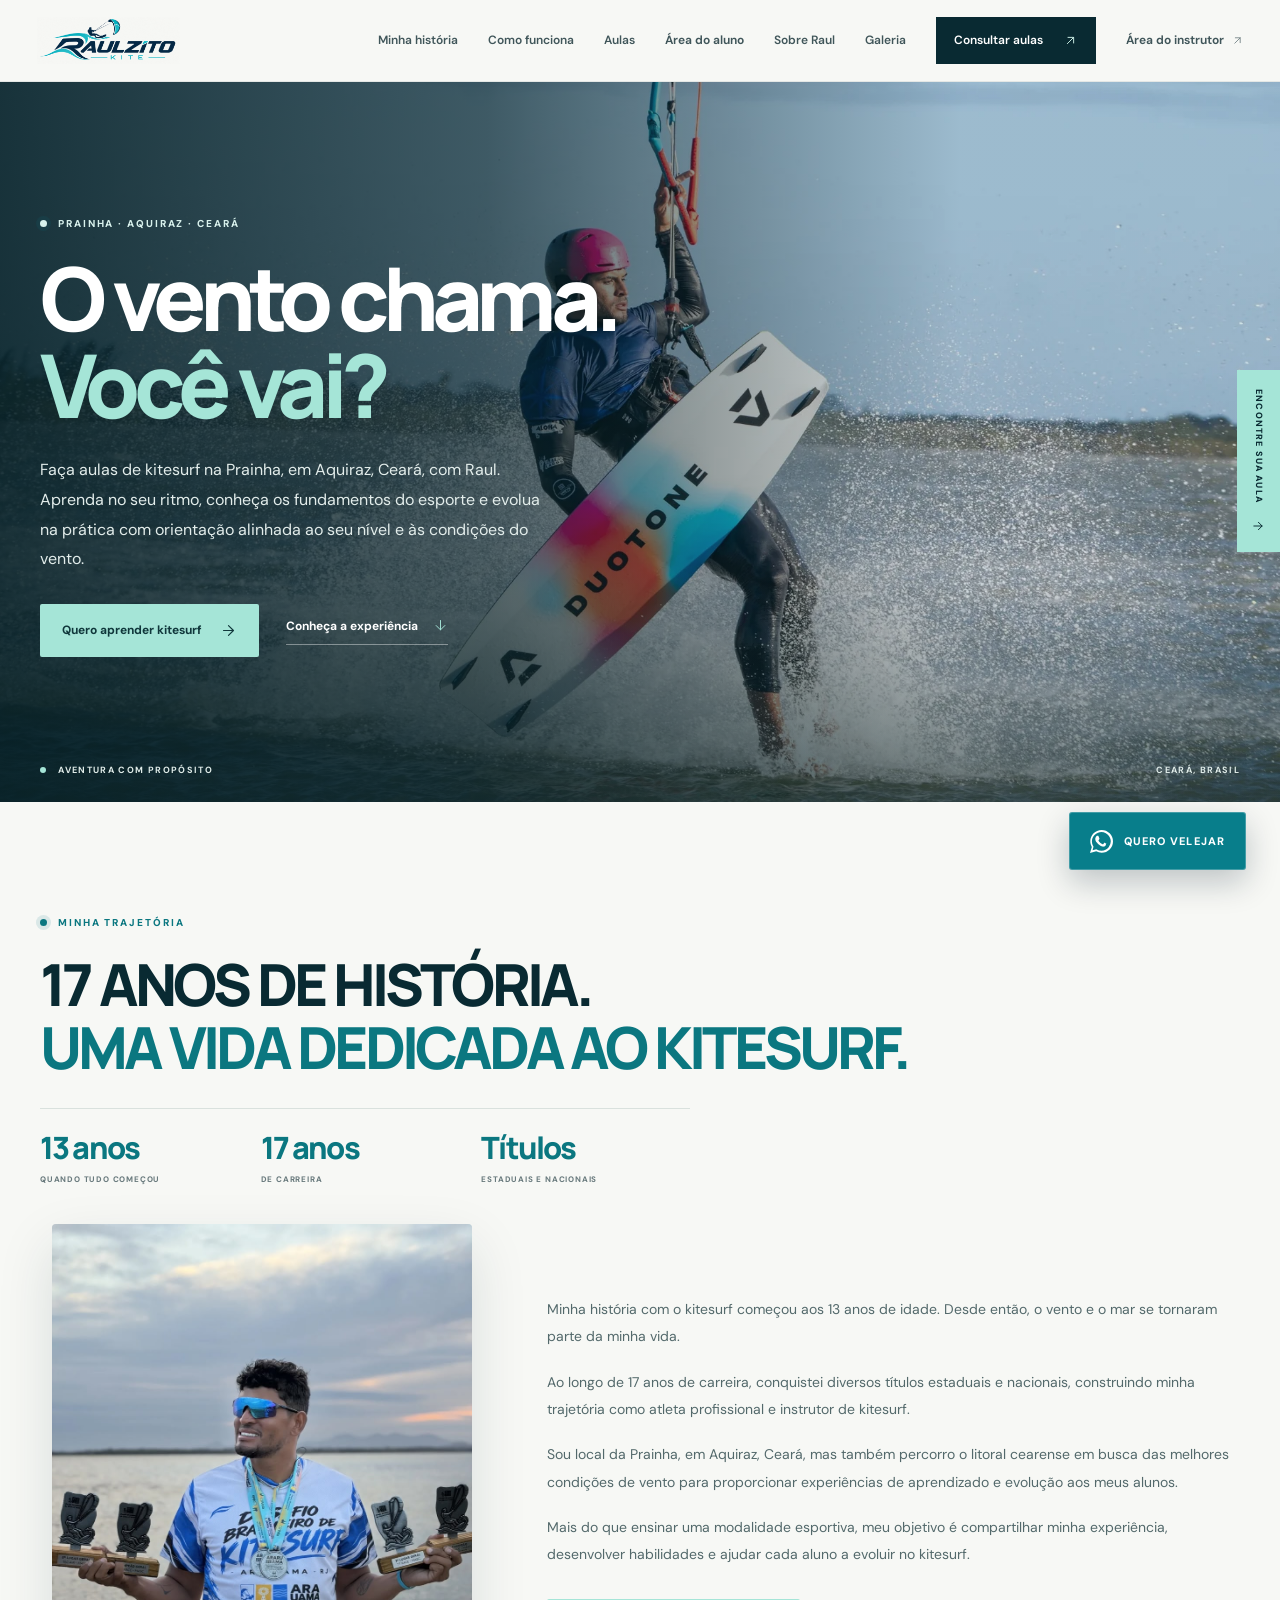
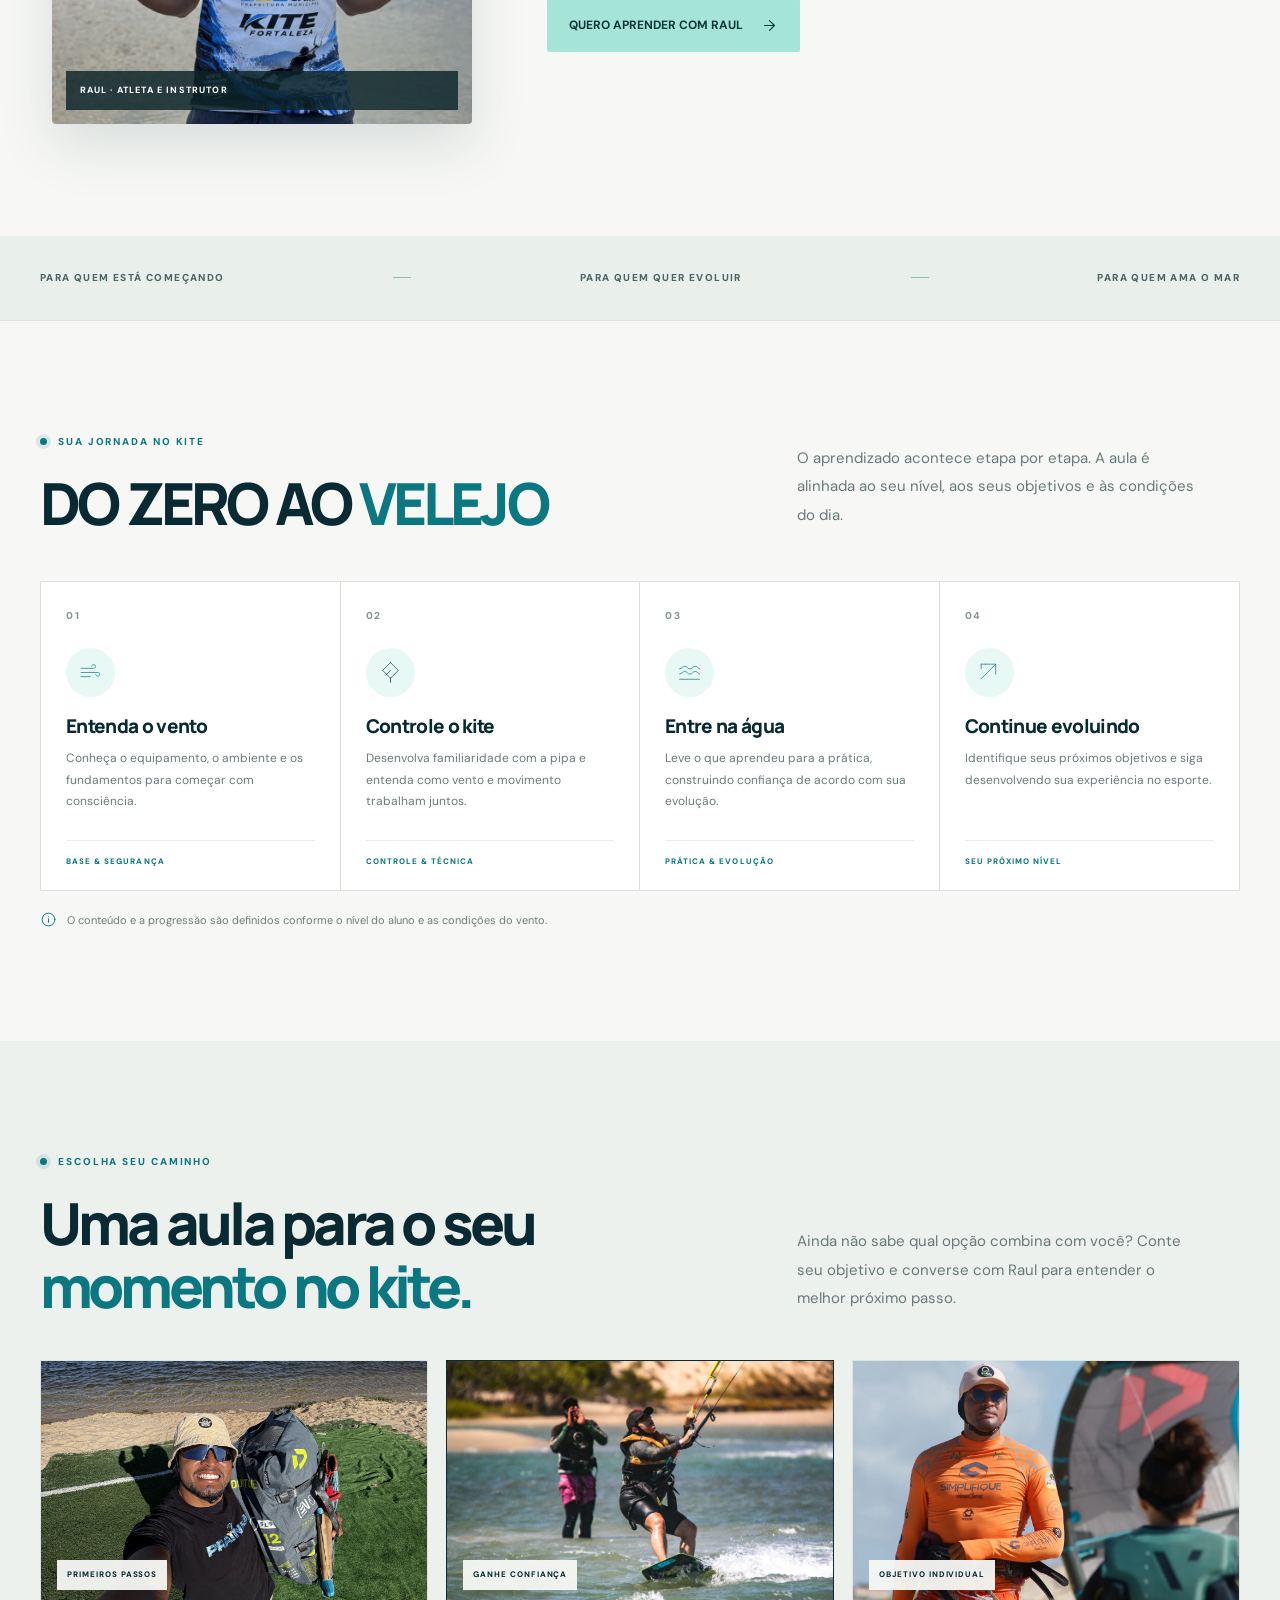
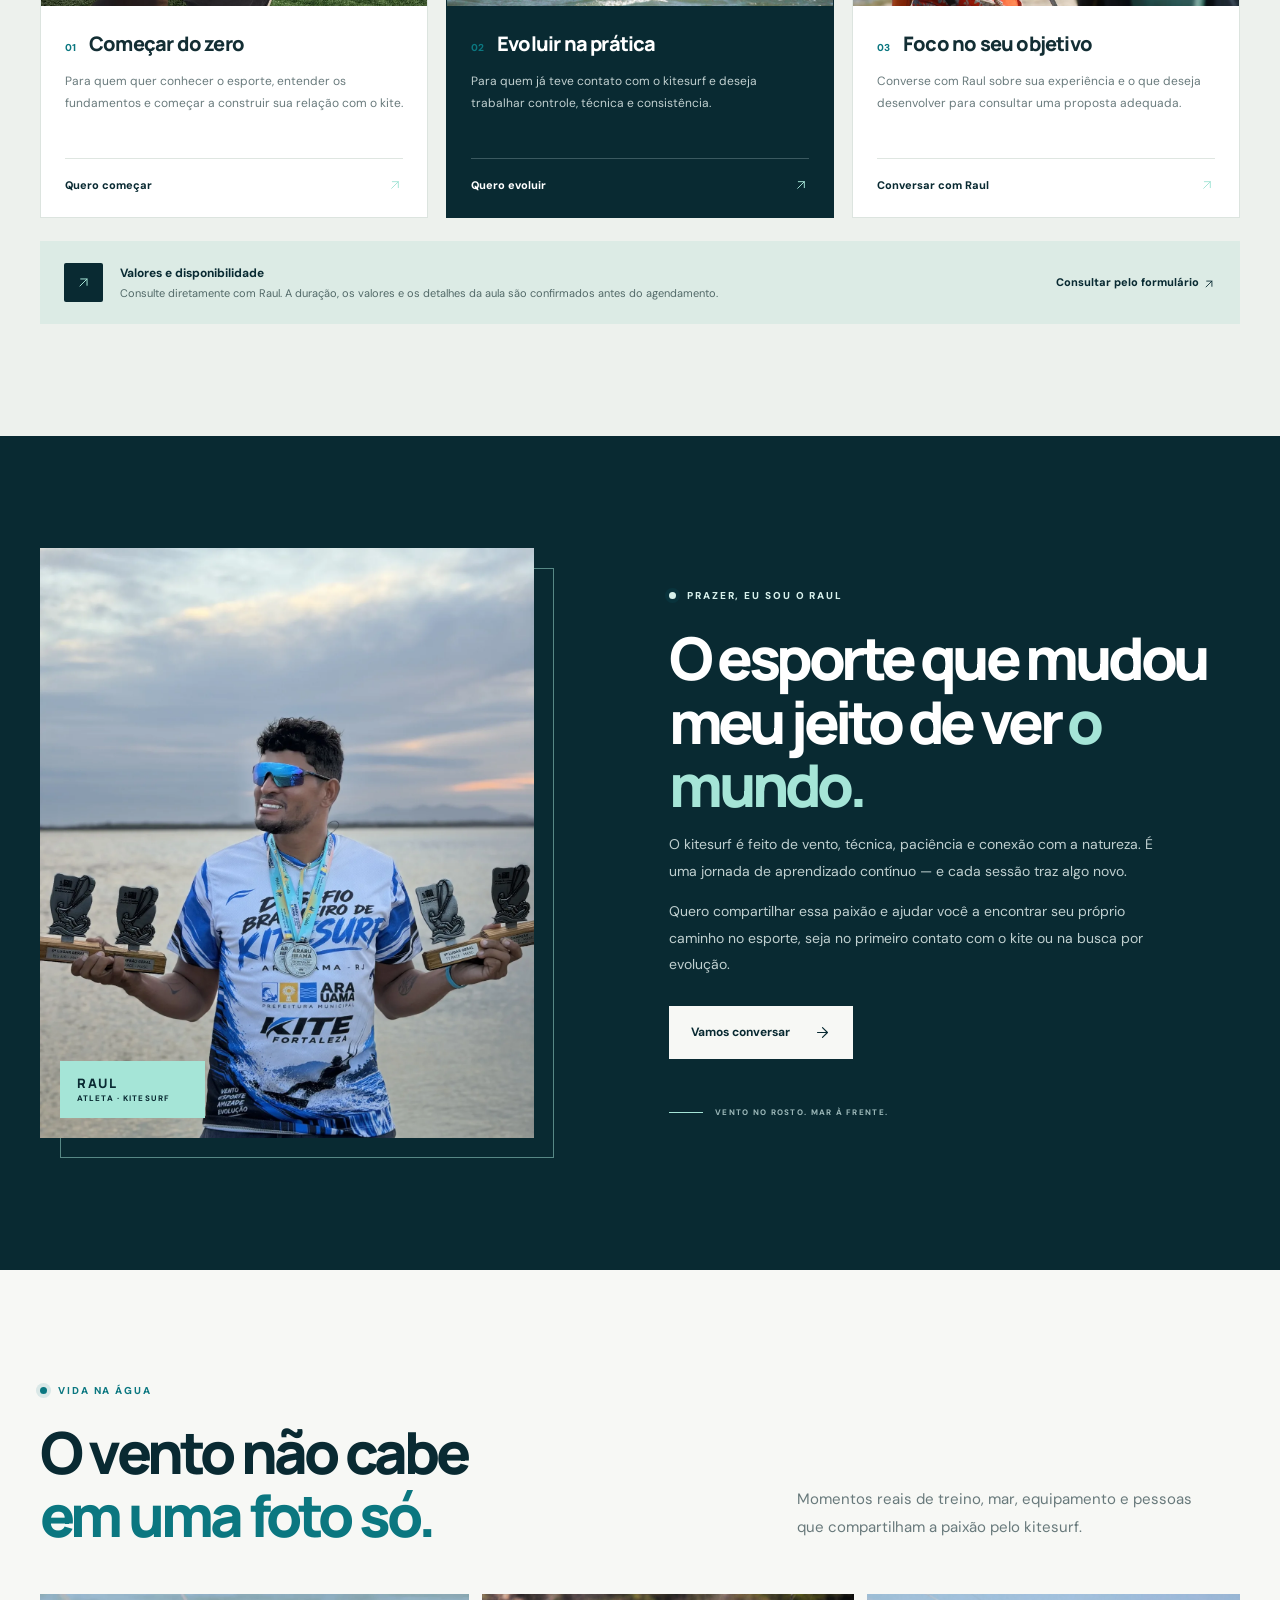
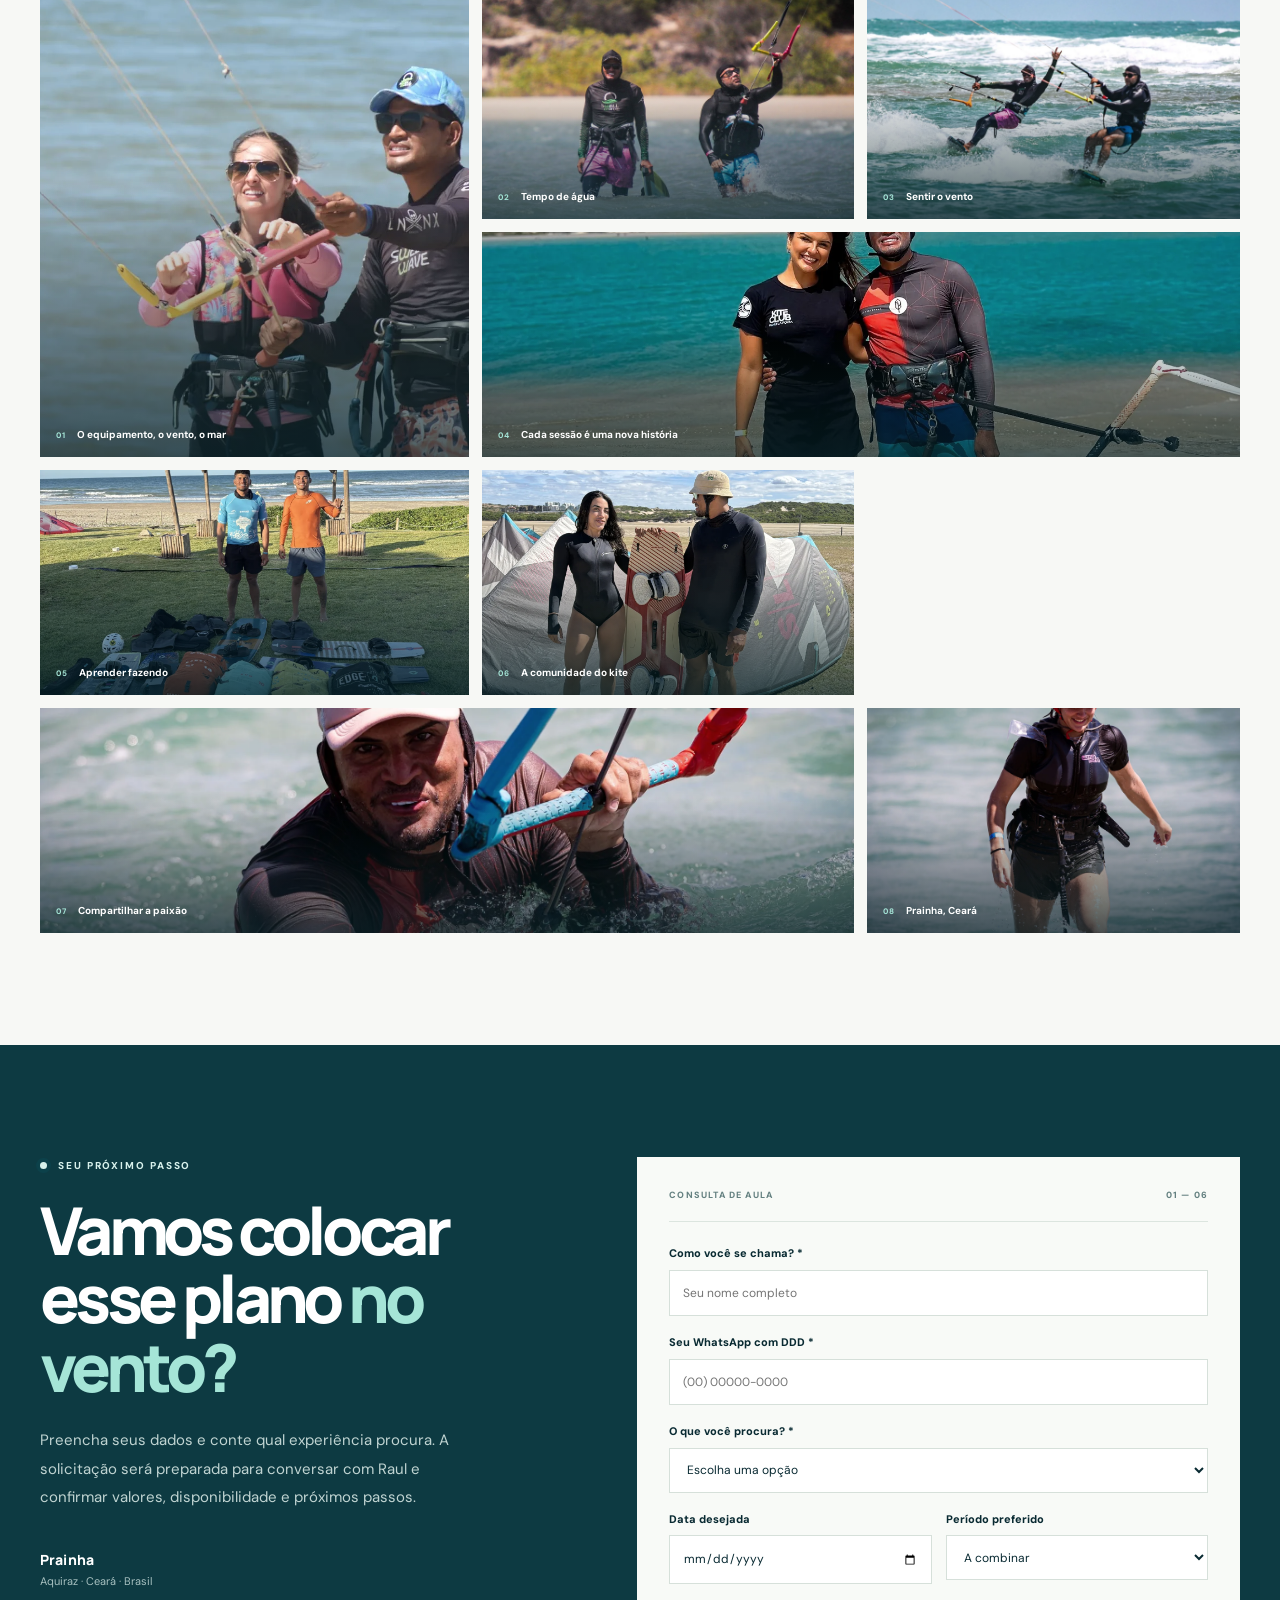
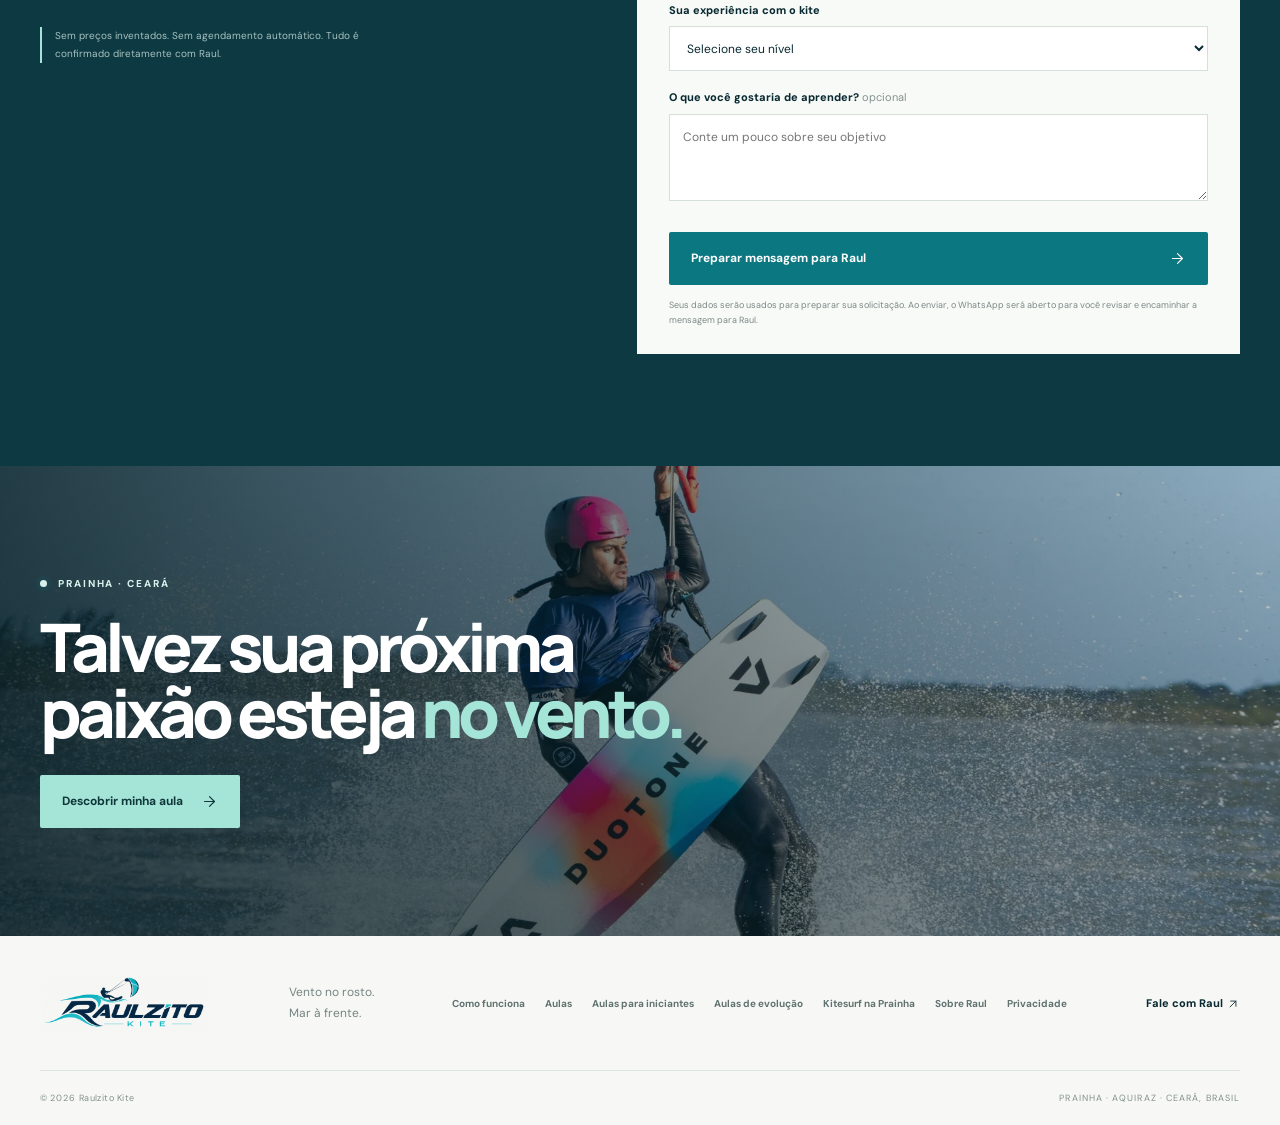
<file: index.html>
<!doctype html>
<html lang="pt-BR">
<head>
  <meta charset="utf-8">
    <link rel="manifest" href="/manifest-public.webmanifest">
    <meta name="theme-color" content="#159b82">
    <meta name="apple-mobile-web-app-capable" content="yes">
    <meta name="apple-mobile-web-app-status-bar-style" content="black-translucent">
    <link rel="apple-touch-icon" href="assets/raulzito-kite-icon.png"><meta name="viewport" content="width=device-width, initial-scale=1, viewport-fit=cover"><meta name="apple-mobile-web-app-capable" content="yes"><meta name="apple-mobile-web-app-status-bar-style" content="black-translucent"><meta name="apple-mobile-web-app-title" content="Raulzito Kite">
  <meta name="theme-color" content="#f7f8f5">
  <title>Raulzito Kite | Aulas de Kitesurf na Prainha, Aquiraz - CE</title>
  <meta name="description" content="Faça aulas de kitesurf na Prainha, em Aquiraz, Ceará, com Raulzito Kite. Aprenda do zero ou evolua na prática com orientação de Raul. Consulte disponibilidade pelo WhatsApp.">
  <meta property="og:type" content="website"><meta property="og:title" content="Raulzito Kite | Aulas de Kitesurf na Prainha, Aquiraz - CE"><meta property="og:description" content="Aulas de kitesurf para iniciantes e praticantes na Prainha, em Aquiraz, Ceará. Conheça Raul e consulte sua aula."><meta property="og:image" content="assets/foto-01.webp">
  <link rel="icon" type="image/png" sizes="512x512" href="/assets/pwa-512.png">
  <link rel="icon" type="image/png" sizes="192x192" href="/assets/pwa-192.png">
  <link rel="apple-touch-icon" sizes="180x180" href="/assets/raulzito-kite-icon.png"><link rel="preconnect" href="https://fonts.googleapis.com"><link rel="preconnect" href="https://fonts.gstatic.com" crossorigin>
  <link href="https://fonts.googleapis.com/css2?family=DM+Sans:wght@400;500;600;700&family=Manrope:wght@400;500;600;700;800&display=swap" rel="stylesheet">
  <link rel="stylesheet" href="styles.css">
  <link rel="canonical" href="https://www.raulzitokite.com.br/">
  <meta name="robots" content="index,follow,max-image-preview:large">
  <meta property="og:locale" content="pt_BR">
  <meta property="og:site_name" content="Raulzito Kite">
  <meta property="og:url" content="https://www.raulzitokite.com.br/">
  <meta property="og:image:alt" content="Raul praticando kitesurf na Prainha, Aquiraz, Ceará">
  <meta name="twitter:card" content="summary_large_image">
  <meta name="twitter:title" content="Raulzito Kite | Aulas de Kitesurf na Prainha, Aquiraz - CE">
  <meta name="twitter:description" content="Aulas de kitesurf para iniciantes e praticantes na Prainha, em Aquiraz, Ceará. Consulte sua aula com Raul.">
  <meta name="twitter:image" content="https://www.raulzitokite.com.br/assets/foto-01.webp">
  <script type="application/ld+json">
  {
    "@context": "https://schema.org",
    "@type": "SportsActivityLocation",
    "name": "Raulzito Kite",
    "url": "https://www.raulzitokite.com.br/",
    "description": "Aulas de kitesurf com Raulzito Kite na Prainha, Aquiraz, Ceará.",
    "image": "https://www.raulzitokite.com.br/assets/foto-01.webp",
    "address": {
      "@type": "PostalAddress",
      "addressLocality": "Aquiraz",
      "addressRegion": "CE",
      "addressCountry": "BR"
    },
    "areaServed": {
      "@type": "Place",
      "name": "Prainha, Aquiraz, Ceará, Brasil"
    }
  }
  </script>
</head>
<body>
  <header class="site-header" id="top">
    <a class="brand" href="#top" aria-label="Raulzito Kite — início"><img class="brand-logo" src="assets/raulzito-kite-logo.png" alt="Raulzito Kite"></a>
    <button class="menu-toggle" aria-label="Abrir menu" aria-expanded="false" aria-controls="primary-navigation"><span></span><span></span></button>
    <nav class="main-nav" id="primary-navigation" aria-label="Navegação principal"><a href="#historia">Minha história</a><a href="#metodo">Como funciona</a><a href="#aulas">Aulas</a><a class="nav-admin" href="/aluno">Área do aluno</a><a href="#raul">Sobre Raul</a><a href="#galeria">Galeria</a><a class="nav-cta" href="#agendar">Consultar aulas <svg class="ui-icon arrow-icon" viewBox="0 0 24 24" aria-hidden="true" focusable="false"><path d="M7 17 17 7M8 7h9v9"/></svg></a><a class="nav-admin" href="admin.html">Área do instrutor <svg class="ui-icon arrow-icon" viewBox="0 0 24 24" aria-hidden="true" focusable="false"><path d="M7 17 17 7M8 7h9v9"/></svg></a></nav>
  </header>
  <main>
    <section class="hero" aria-labelledby="hero-title">
      <img class="hero-photo" src="assets/foto-01.webp" alt="Raul praticando kitesurf sobre a água" fetchpriority="high">
      <div class="hero-shade"></div>
      <div class="hero-content wrap">
        <p class="eyebrow light"><span class="eyebrow-dot"></span> PRAINHA · AQUIRAZ · CEARÁ</p>
        <h1 id="hero-title">O vento chama.<br><em>Você vai?</em></h1>
        <p class="hero-copy">Faça aulas de kitesurf na Prainha, em Aquiraz, Ceará, com Raul. Aprenda no seu ritmo, conheça os fundamentos do esporte e evolua na prática com orientação alinhada ao seu nível e às condições do vento.</p>
        <div class="hero-actions"><a class="button button-primary" href="#agendar">Quero aprender kitesurf <svg class="ui-icon arrow-icon" viewBox="0 0 24 24" aria-hidden="true" focusable="false"><path d="M5 12h13M12 5l7 7-7 7"/></svg></a><a class="hero-link" href="#metodo">Conheça a experiência <svg class="ui-icon arrow-icon" viewBox="0 0 24 24" aria-hidden="true" focusable="false"><path d="M12 4v15M5 12l7 7 7-7"/></svg></a></div>
      </div>
      <div class="hero-caption"><span><b class="caption-dot"></b> AVENTURA COM PROPÓSITO</span><span>CEARÁ, BRASIL</span></div>
      <a class="hero-side-note" href="#aulas">ENCONTRE SUA AULA <svg class="ui-icon arrow-icon" viewBox="0 0 24 24" aria-hidden="true" focusable="false"><path d="M7 17 17 7M8 7h9v9"/></svg></a>
    </section>


    <section class="bio-history section-pad" id="historia" aria-labelledby="bio-history-title">
      <div class="wrap bio-history-grid">
        <div class="bio-history-heading">
          <p class="eyebrow"><span class="eyebrow-dot"></span> MINHA TRAJETÓRIA</p>
          <h2 id="bio-history-title">17 ANOS DE HISTÓRIA.<br><em>UMA VIDA DEDICADA AO KITESURF.</em></h2>
          <div class="bio-history-stats" aria-label="Destaques da carreira">
            <div><strong>13 anos</strong><span>QUANDO TUDO COMEÇOU</span></div>
            <div><strong>17 anos</strong><span>DE CARREIRA</span></div>
            <div><strong>Títulos</strong><span>ESTADUAIS E NACIONAIS</span></div>
          </div>
        </div>
        <div class="bio-history-content">
          <div class="bio-history-photo"><img src="assets/raul-biografia.jpeg" alt="Raul segurando medalha e troféus de kitesurf na praia" loading="lazy"><span>RAUL · ATLETA E INSTRUTOR</span></div>
          <div class="bio-history-copy">
            <p>Minha história com o kitesurf começou aos 13 anos de idade. Desde então, o vento e o mar se tornaram parte da minha vida.</p>
            <p>Ao longo de 17 anos de carreira, conquistei diversos títulos estaduais e nacionais, construindo minha trajetória como atleta profissional e instrutor de kitesurf.</p>
            <p>Sou local da Prainha, em Aquiraz, Ceará, mas também percorro o litoral cearense em busca das melhores condições de vento para proporcionar experiências de aprendizado e evolução aos meus alunos.</p>
            <p>Mais do que ensinar uma modalidade esportiva, meu objetivo é compartilhar minha experiência, desenvolver habilidades e ajudar cada aluno a evoluir no kitesurf.</p>
            <a class="button button-primary" href="#agendar">QUERO APRENDER COM RAUL <svg class="ui-icon arrow-icon" viewBox="0 0 24 24" aria-hidden="true" focusable="false"><path d="M5 12h13M12 5l7 7-7 7"/></svg></a>
          </div>
        </div>
      </div>
    </section>

    <section class="intro-band"><div class="wrap intro-band-inner"><p>PARA QUEM ESTÁ COMEÇANDO</p><span class="band-divider" aria-hidden="true"></span><p>PARA QUEM QUER EVOLUIR</p><span class="band-divider" aria-hidden="true"></span><p>PARA QUEM AMA O MAR</p></div></section>

    <section class="method section-pad" id="metodo"><div class="wrap">
      <div class="section-heading"><div><p class="eyebrow"><span class="eyebrow-dot"></span> SUA JORNADA NO KITE</p><h2>DO ZERO AO <em>VELEJO</em></h2></div><p class="section-lead">O aprendizado acontece etapa por etapa. A aula é alinhada ao seu nível, aos seus objetivos e às condições do dia.</p></div>
      <div class="steps-grid">
        <article class="step-card"><span class="step-number">01</span><div class="step-icon"><svg class="ui-icon step-svg" viewBox="0 0 48 48" aria-hidden="true" focusable="false"><path d="M6 16h24c5 0 5-7 0-7-2 0-3 1-4 3M6 24h32c5 0 5 7 0 7-2 0-3-1-4-3M6 32h18"/></svg></div><h3>Entenda o vento</h3><p>Conheça o equipamento, o ambiente e os fundamentos para começar com consciência.</p><span class="step-bottom">BASE & SEGURANÇA</span></article>
        <article class="step-card"><span class="step-number">02</span><div class="step-icon kite-icon"><svg class="ui-icon step-svg" viewBox="0 0 48 48" aria-hidden="true" focusable="false"><path d="M24 5 39 20 24 35 9 20 24 5ZM24 35v8M24 20l-9 9"/></svg></div><h3>Controle o kite</h3><p>Desenvolva familiaridade com a pipa e entenda como vento e movimento trabalham juntos.</p><span class="step-bottom">CONTROLE & TÉCNICA</span></article>
        <article class="step-card"><span class="step-number">03</span><div class="step-icon wave-icon"><svg class="ui-icon step-svg" viewBox="0 0 48 48" aria-hidden="true" focusable="false"><path d="M5 17c5 0 5-5 10-5s5 5 10 5 5-5 10-5 5 5 8 5M5 27c5 0 5-5 10-5s5 5 10 5 5-5 10-5 5 5 8 5M5 37h38"/></svg></div><h3>Entre na água</h3><p>Leve o que aprendeu para a prática, construindo confiança de acordo com sua evolução.</p><span class="step-bottom">PRÁTICA & EVOLUÇÃO</span></article>
        <article class="step-card"><span class="step-number">04</span><div class="step-icon"><svg class="ui-icon step-svg" viewBox="0 0 48 48" aria-hidden="true" focusable="false"><path d="M8 36 36 8M17 8h19v19M8 8v9M8 8h9"/></svg></div><h3>Continue evoluindo</h3><p>Identifique seus próximos objetivos e siga desenvolvendo sua experiência no esporte.</p><span class="step-bottom">SEU PRÓXIMO NÍVEL</span></article>
      </div>
      <p class="method-note"><svg class="ui-icon info-icon" viewBox="0 0 24 24" aria-hidden="true" focusable="false"><circle cx="12" cy="12" r="9"/><path d="M12 11v5M12 8h.01"/></svg> O conteúdo e a progressão são definidos conforme o nível do aluno e as condições do vento.</p>
    </div></section>

    <section class="lessons section-pad" id="aulas"><div class="wrap">
      <div class="section-heading lessons-heading"><div><p class="eyebrow"><span class="eyebrow-dot"></span> ESCOLHA SEU CAMINHO</p><h2>Uma aula para o seu<br><em>momento no kite.</em></h2></div><p class="section-lead">Ainda não sabe qual opção combina com você? Conte seu objetivo e converse com Raul para entender o melhor próximo passo.</p></div>
      <div class="lesson-grid">
        <article class="lesson-card"><div class="lesson-image"><img src="assets/foto-03.webp" alt="Raul na praia com equipamento de kitesurf" loading="lazy"><span class="lesson-tag">PRIMEIROS PASSOS</span></div><div class="lesson-info"><div class="lesson-title-row"><span>01</span><h3>Começar do zero</h3></div><p>Para quem quer conhecer o esporte, entender os fundamentos e começar a construir sua relação com o kite.</p><button class="text-button choose-lesson" data-lesson="Aula para iniciantes">Quero começar <svg class="ui-icon arrow-icon" viewBox="0 0 24 24" aria-hidden="true" focusable="false"><path d="M7 17 17 7M8 7h9v9"/></svg></button></div></article>
        <article class="lesson-card lesson-featured"><div class="lesson-image"><img src="assets/foto-07.webp" alt="Praticantes velejando sobre a água" loading="lazy"><span class="lesson-tag">GANHE CONFIANÇA</span></div><div class="lesson-info"><div class="lesson-title-row"><span>02</span><h3>Evoluir na prática</h3></div><p>Para quem já teve contato com o kitesurf e deseja trabalhar controle, técnica e consistência.</p><button class="text-button choose-lesson" data-lesson="Aula de evolução">Quero evoluir <svg class="ui-icon arrow-icon" viewBox="0 0 24 24" aria-hidden="true" focusable="false"><path d="M7 17 17 7M8 7h9v9"/></svg></button></div></article>
        <article class="lesson-card"><div class="lesson-image"><img src="assets/foto-06.webp" alt="Orientação de kitesurf na praia" loading="lazy"><span class="lesson-tag">OBJETIVO INDIVIDUAL</span></div><div class="lesson-info"><div class="lesson-title-row"><span>03</span><h3>Foco no seu objetivo</h3></div><p>Converse com Raul sobre sua experiência e o que deseja desenvolver para consultar uma proposta adequada.</p><button class="text-button choose-lesson" data-lesson="Aula personalizada">Conversar com Raul <svg class="ui-icon arrow-icon" viewBox="0 0 24 24" aria-hidden="true" focusable="false"><path d="M7 17 17 7M8 7h9v9"/></svg></button></div></article>
      </div>
      <div class="pricing-note"><span class="pricing-note-icon" aria-hidden="true"><svg class="ui-icon arrow-icon" viewBox="0 0 24 24" aria-hidden="true" focusable="false"><path d="M7 17 17 7M8 7h9v9"/></svg></span><p><strong>Valores e disponibilidade</strong><br>Consulte diretamente com Raul. A duração, os valores e os detalhes da aula são confirmados antes do agendamento.</p><a href="#agendar">Consultar pelo formulário <svg class="ui-icon arrow-icon" viewBox="0 0 24 24" aria-hidden="true" focusable="false"><path d="M7 17 17 7M8 7h9v9"/></svg></a></div>
    </div></section>

    <section class="about section-pad" id="raul"><div class="wrap about-grid"><div class="about-photo-wrap"><img src="assets/foto-02.webp" alt="Raul com medalhas e troféus" loading="lazy"><div class="photo-label"><span>RAUL</span><small>ATLETA · KITESURF</small></div><div class="photo-outline"></div></div><div class="about-copy"><p class="eyebrow light"><span class="eyebrow-dot"></span> PRAZER, EU SOU O RAUL</p><h2>O esporte que mudou<br>meu jeito de ver <em>o mundo.</em></h2><p>O kitesurf é feito de vento, técnica, paciência e conexão com a natureza. É uma jornada de aprendizado contínuo — e cada sessão traz algo novo.</p><p>Quero compartilhar essa paixão e ajudar você a encontrar seu próprio caminho no esporte, seja no primeiro contato com o kite ou na busca por evolução.</p><a class="button button-light" href="#agendar">Vamos conversar <svg class="ui-icon arrow-icon" viewBox="0 0 24 24" aria-hidden="true" focusable="false"><path d="M5 12h13M12 5l7 7-7 7"/></svg></a><div class="about-signature"><span class="signature-line"></span><span>VENTO NO ROSTO. MAR À FRENTE.</span></div></div></div></section>

    <section class="gallery section-pad" id="galeria"><div class="wrap"><div class="section-heading"><div><p class="eyebrow"><span class="eyebrow-dot"></span> VIDA NA ÁGUA</p><h2>O vento não cabe<br><em>em uma foto só.</em></h2></div><p class="section-lead">Momentos reais de treino, mar, equipamento e pessoas que compartilham a paixão pelo kitesurf.</p></div>
      <div class="gallery-grid"><figure class="gallery-item gallery-tall"><img src="assets/foto-05.webp" alt="Raul com equipamento na praia" loading="lazy"><figcaption><span>01</span> O equipamento, o vento, o mar</figcaption></figure><figure class="gallery-item"><img src="assets/foto-08.webp" alt="Raul durante uma sessão de kitesurf" loading="lazy"><figcaption><span>02</span> Tempo de água</figcaption></figure><figure class="gallery-item"><img src="assets/foto-09.webp" alt="Praticante de kitesurf em movimento" loading="lazy"><figcaption><span>03</span> Sentir o vento</figcaption></figure><figure class="gallery-item gallery-wide"><img src="assets/foto-10.webp" alt="Kitesurfistas velejando no mar" loading="lazy"><figcaption><span>04</span> Cada sessão é uma nova história</figcaption></figure><figure class="gallery-item"><img src="assets/foto-11.webp" alt="Praticante de kitesurf próximo à praia" loading="lazy"><figcaption><span>05</span> Aprender fazendo</figcaption></figure><figure class="gallery-item"><img src="assets/foto-12.webp" alt="Pessoas e equipamentos de kitesurf na praia" loading="lazy"><figcaption><span>06</span> A comunidade do kite</figcaption></figure><figure class="gallery-item gallery-wide"><img src="assets/foto-13.webp" alt="Raul com outro praticante na praia" loading="lazy"><figcaption><span>07</span> Compartilhar a paixão</figcaption></figure><figure class="gallery-item"><img src="assets/foto-14.webp" alt="Raul na água com equipamento de kitesurf" loading="lazy"><figcaption><span>08</span> Prainha, Ceará</figcaption></figure></div>
    </div></section>

    <section class="booking section-pad" id="agendar"><div class="wrap booking-grid"><div class="booking-copy"><p class="eyebrow light"><span class="eyebrow-dot"></span> SEU PRÓXIMO PASSO</p><h2>Vamos colocar<br>esse plano <em>no vento?</em></h2><p>Preencha seus dados e conte qual experiência procura. A solicitação será preparada para conversar com Raul e confirmar valores, disponibilidade e próximos passos.</p><div class="booking-place"><span><strong>Prainha</strong><small>Aquiraz · Ceará · Brasil</small></span></div><div class="booking-small-note">Sem preços inventados. Sem agendamento automático. Tudo é confirmado diretamente com Raul.</div></div>
      <form class="booking-form" id="booking-form"><div class="form-heading"><span>CONSULTA DE AULA</span><span>01 — 06</span></div><label for="name">Como você se chama? *</label><input id="name" name="name" autocomplete="name" placeholder="Seu nome completo" required>
        <label for="phone">Seu WhatsApp com DDD *</label><input id="phone" name="phone" inputmode="tel" autocomplete="tel" placeholder="(00) 00000-0000" required>
        <label for="lesson">O que você procura? *</label><select id="lesson" name="lesson" required><option value="">Escolha uma opção</option><option>Aula para iniciantes</option><option>Aula de evolução</option><option>Aula personalizada</option><option>Ainda tenho dúvidas</option></select>
        <div class="form-row"><div><label for="date">Data desejada</label><input id="date" name="date" type="date"></div><div><label for="time">Período preferido</label><select id="time" name="time"><option value="">A combinar</option><option>Manhã</option><option>Tarde</option><option>Flexível</option></select></div></div>
        <label for="level">Sua experiência com o kite</label><select id="level" name="level"><option value="">Selecione seu nível</option><option>Sou iniciante</option><option>Já fiz algumas aulas</option><option>Já velejo e quero evoluir</option><option>Prefiro conversar primeiro</option></select>
        <label for="notes">O que você gostaria de aprender? <span class="optional">opcional</span></label><textarea id="notes" name="notes" rows="3" placeholder="Conte um pouco sobre seu objetivo"></textarea>
        <button class="button button-primary form-submit" type="submit">Preparar mensagem para Raul <svg class="ui-icon arrow-icon" viewBox="0 0 24 24" aria-hidden="true" focusable="false"><path d="M5 12h13M12 5l7 7-7 7"/></svg></button><p class="form-privacy">Seus dados serão usados para preparar sua solicitação. Ao enviar, o WhatsApp será aberto para você revisar e encaminhar a mensagem para Raul.</p><p class="form-status" id="form-status" role="status" aria-live="polite"></p>
      </form></div></section>

    <section class="closing"><img src="assets/foto-01.webp" alt="Raul praticando kitesurf no mar" loading="lazy"><div class="closing-shade"></div><div class="closing-content wrap"><p class="eyebrow light"><span class="eyebrow-dot"></span> PRAINHA · CEARÁ</p><h2>Talvez sua próxima<br>paixão esteja <em>no vento.</em></h2><a class="button button-primary" href="#agendar">Descobrir minha aula <svg class="ui-icon arrow-icon" viewBox="0 0 24 24" aria-hidden="true" focusable="false"><path d="M5 12h13M12 5l7 7-7 7"/></svg></a></div></section>
  </main>
  <footer class="footer"><div class="wrap footer-main"><a class="brand footer-brand" href="#top" aria-label="Raulzito Kite — início"><img class="brand-logo footer-logo" src="assets/raulzito-kite-logo.png" alt="Raulzito Kite"></a><p>Vento no rosto.<br>Mar à frente.</p><div class="footer-links"><a href="#metodo">Como funciona</a><a href="#aulas">Aulas</a><a href="aulas-kitesurf-iniciantes.html">Aulas para iniciantes</a><a href="aulas-kitesurf-evolucao.html">Aulas de evolução</a><a href="kitesurf-prainha-aquiraz.html">Kitesurf na Prainha</a><a href="#raul">Sobre Raul</a><a href="privacidade.html">Privacidade</a></div><a class="footer-contact" href="#agendar">Fale com Raul <svg class="ui-icon arrow-icon" viewBox="0 0 24 24" aria-hidden="true" focusable="false"><path d="M7 17 17 7M8 7h9v9"/></svg></a></div><div class="wrap footer-bottom"><span>© <span id="year"></span> Raulzito Kite</span><span>PRAINHA · AQUIRAZ · CEARÁ, BRASIL</span></div></footer>
  <a class="floating-whatsapp-cta" href="https://wa.me/558585962829?text=Ol%C3%A1%2C%20Raul!%20Quero%20velejar%20a%C3%AD%20e%20gostaria%20de%20saber%20mais%20sobre%20as%20aulas%20de%20kitesurf." target="_blank" rel="noopener noreferrer" aria-label="Quero velejar — conversar com Raul pelo WhatsApp">
    <svg viewBox="0 0 24 24" aria-hidden="true" focusable="false"><path d="M20.5 3.5A11.8 11.8 0 0 0 12.1 0C5.6 0 .3 5.3.3 11.8c0 2.1.6 4.1 1.6 5.9L0 24l6.5-1.7a11.8 11.8 0 0 0 5.6 1.4h.1c6.5 0 11.8-5.3 11.8-11.8 0-3.2-1.2-6.2-3.5-8.4ZM12.1 21.7h-.1a9.8 9.8 0 0 1-5-1.4l-.4-.2-3.9 1 1-3.8-.3-.4a9.8 9.8 0 1 1 8.7 4.8Zm5.4-7.3c-.3-.2-1.8-.9-2.1-1s-.5-.2-.7.2-.8 1-1 1.2-.4.2-.7.1a8.1 8.1 0 0 1-2.4-1.5 9 9 0 0 1-1.7-2.1c-.2-.3 0-.5.1-.7l.5-.6.3-.5c.1-.2 0-.4 0-.6s-.7-1.7-.9-2.3c-.2-.6-.5-.5-.7-.5h-.6c-.2 0-.6.1-.9.4s-1.2 1.2-1.2 2.8 1.2 3.2 1.4 3.4a11.3 11.3 0 0 0 4.4 3.9c.6.3 1.1.5 1.5.6.6.2 1.2.2 1.6.1.5-.1 1.8-.7 2-1.4.3-.7.3-1.3.2-1.4s-.2-.2-.5-.3Z"/></svg>
    <span>QUERO VELEJAR</span>
  </a>
  <script src="config.js"></script><script src="script.js"></script>
</body></html>
</file>
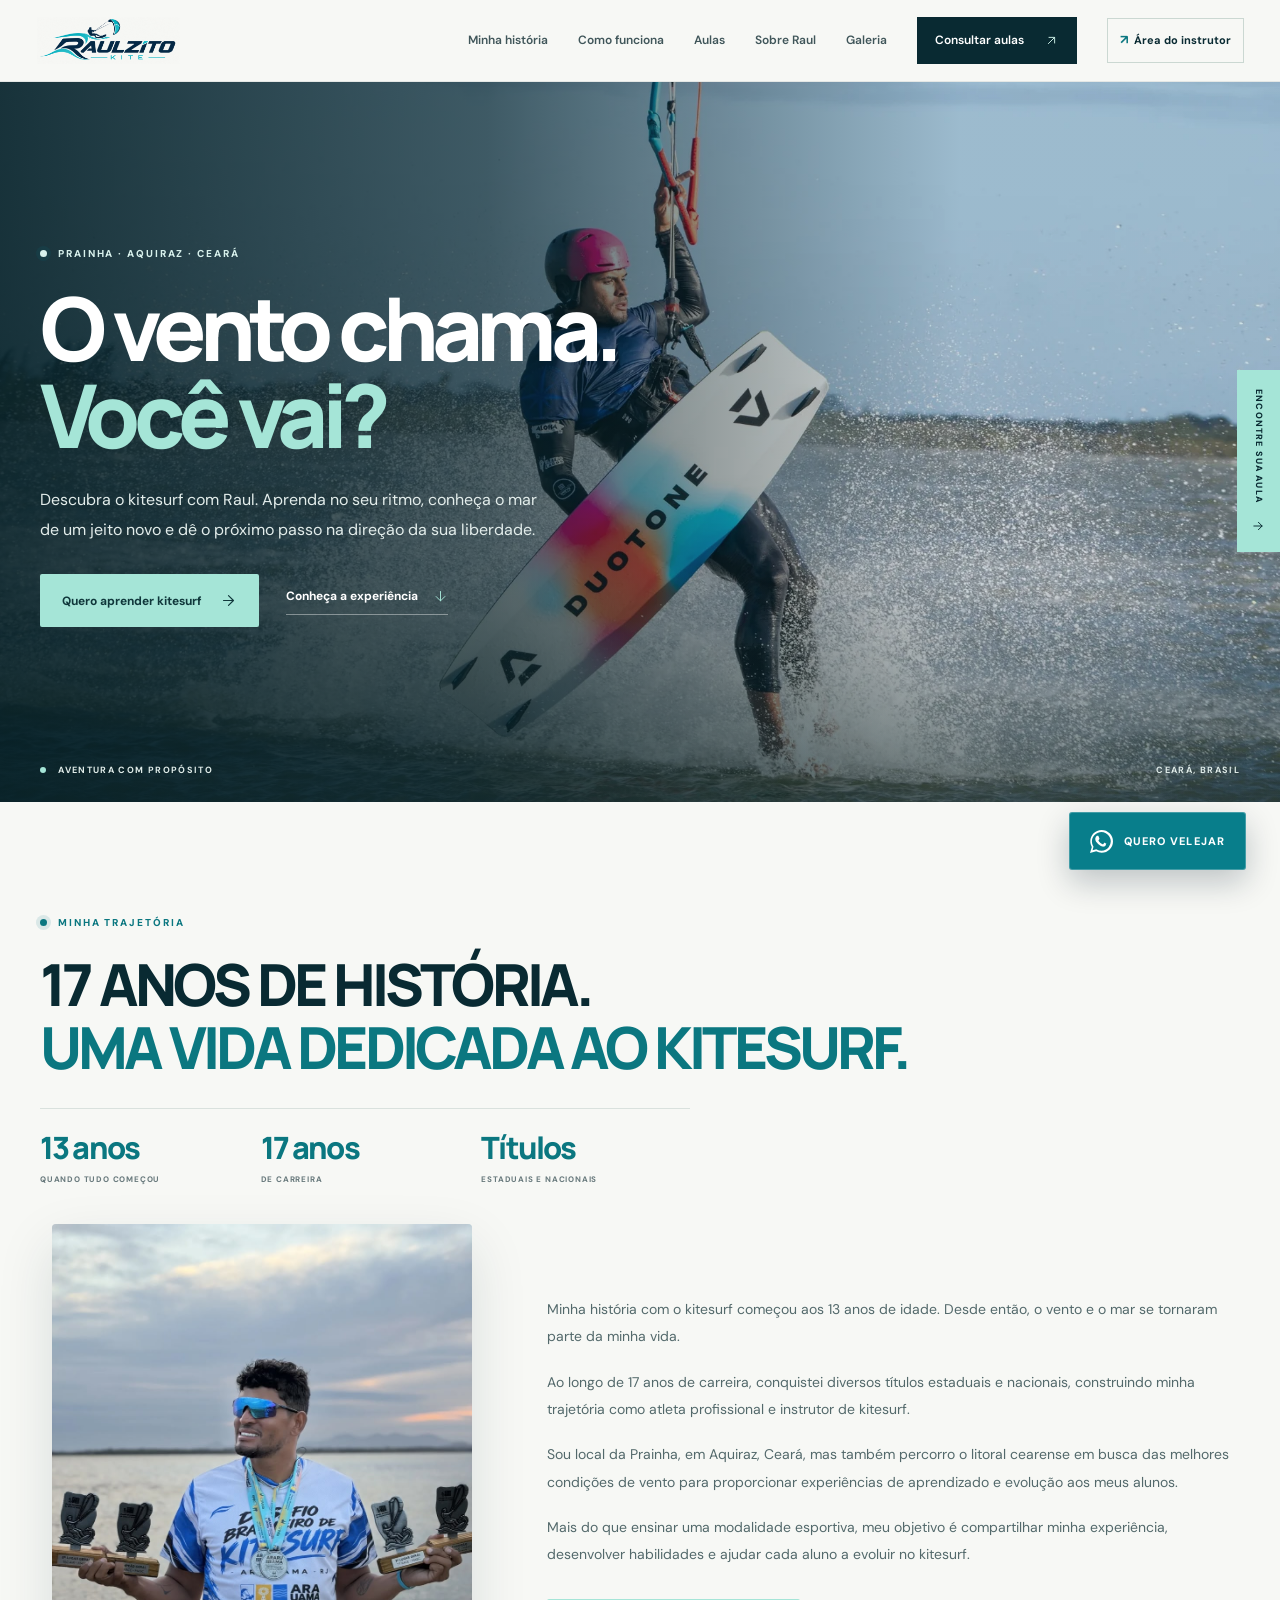
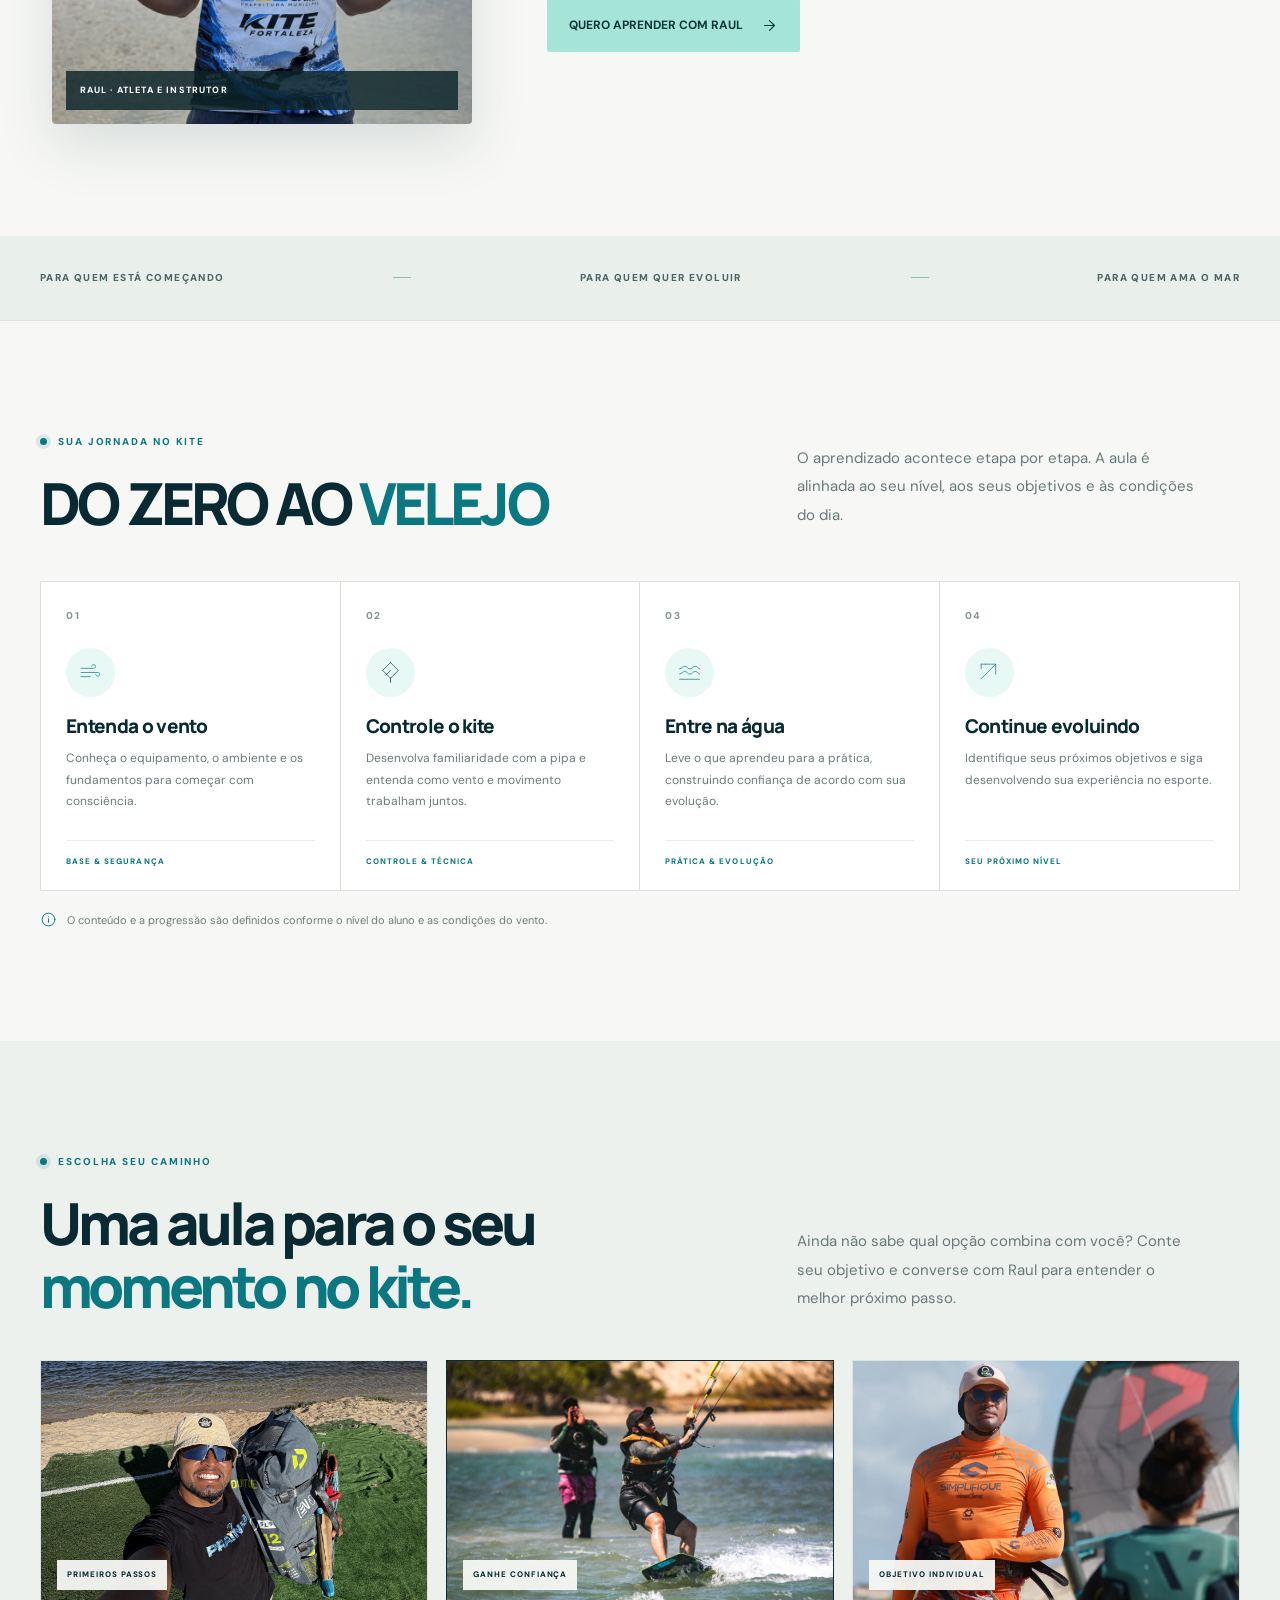
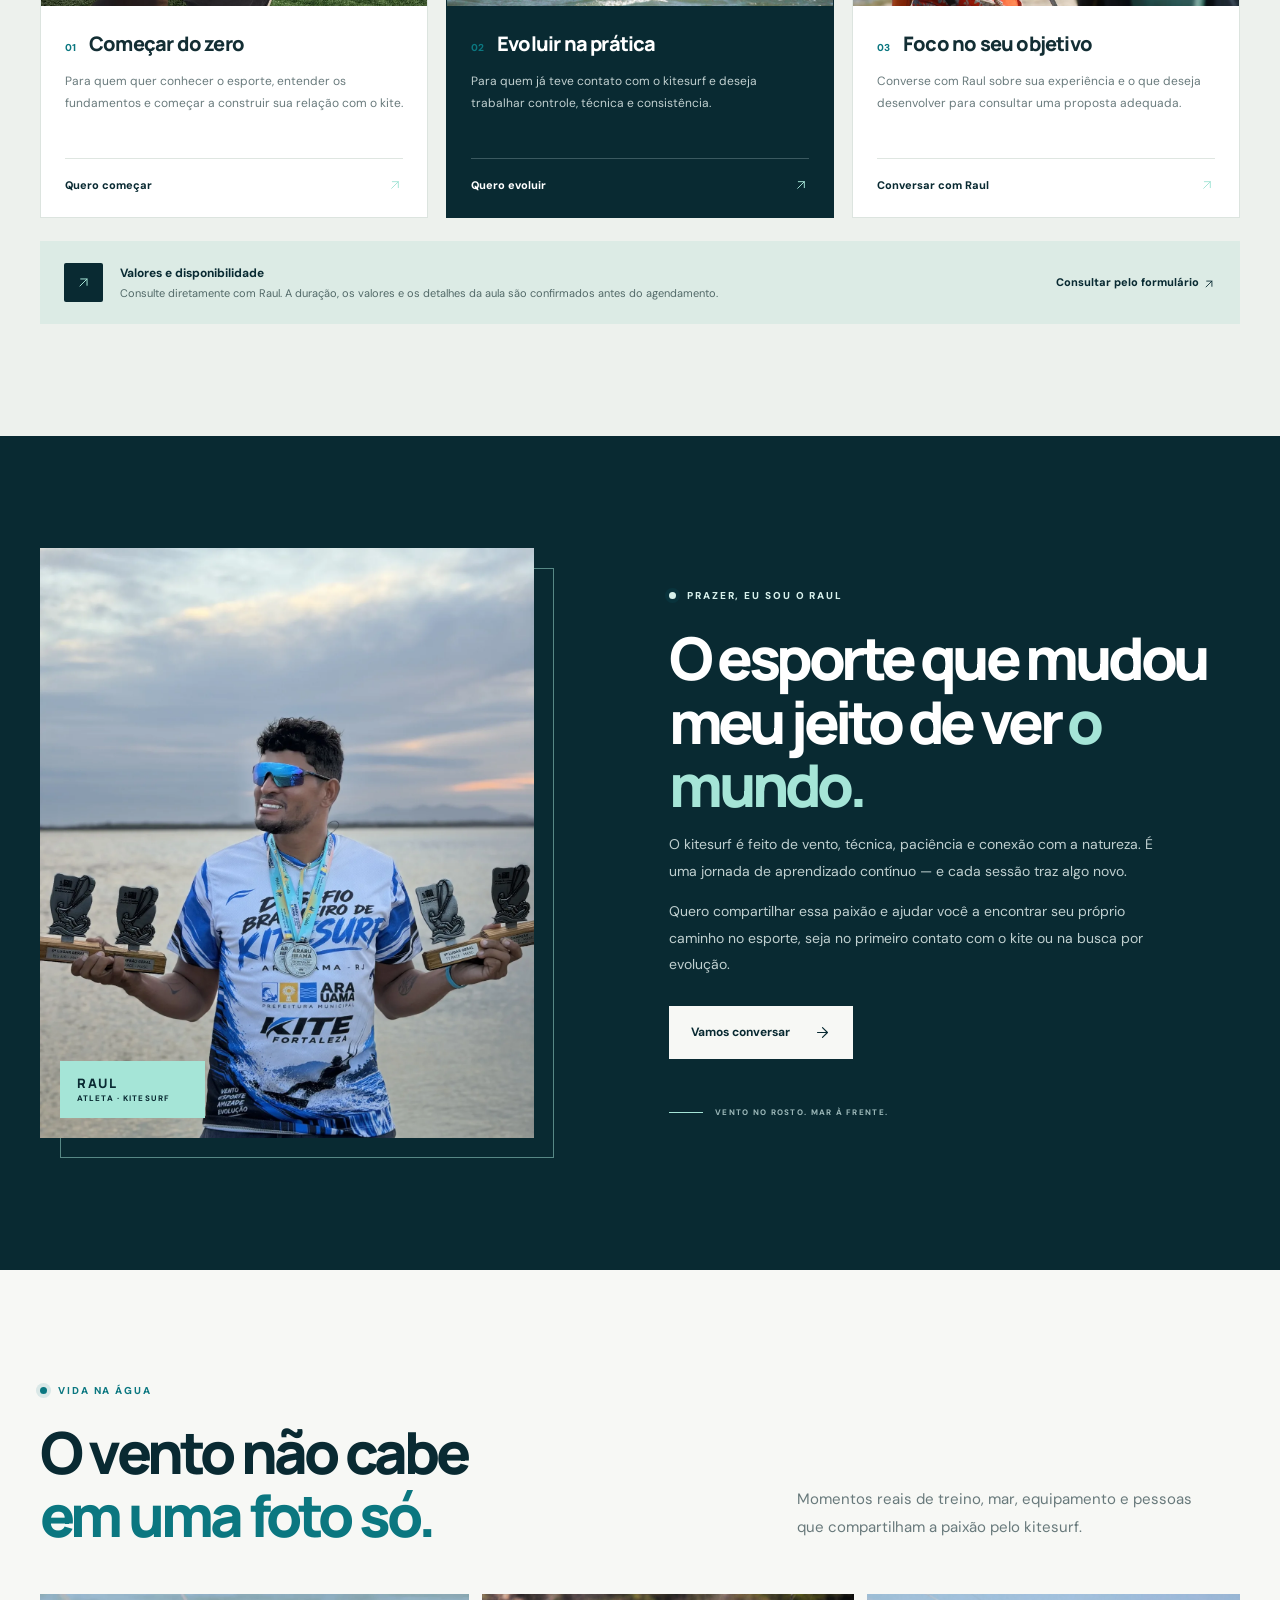
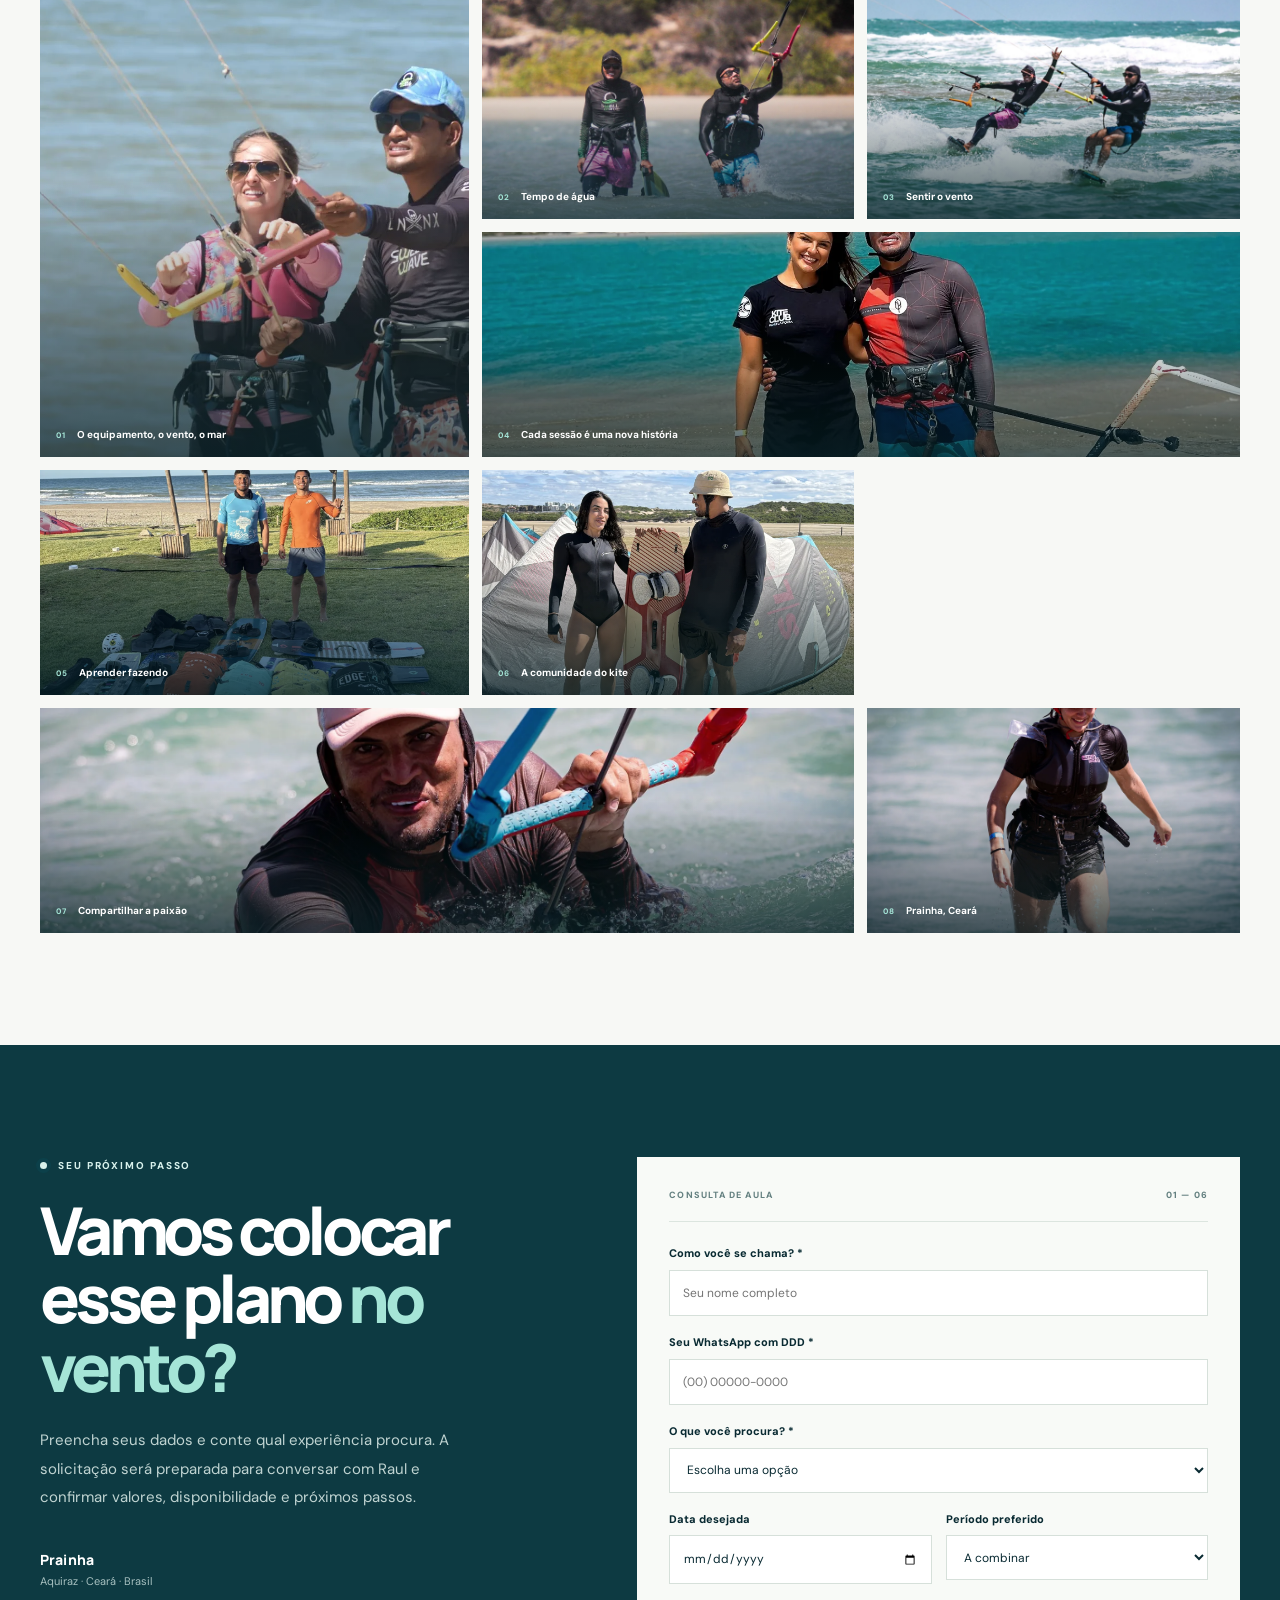
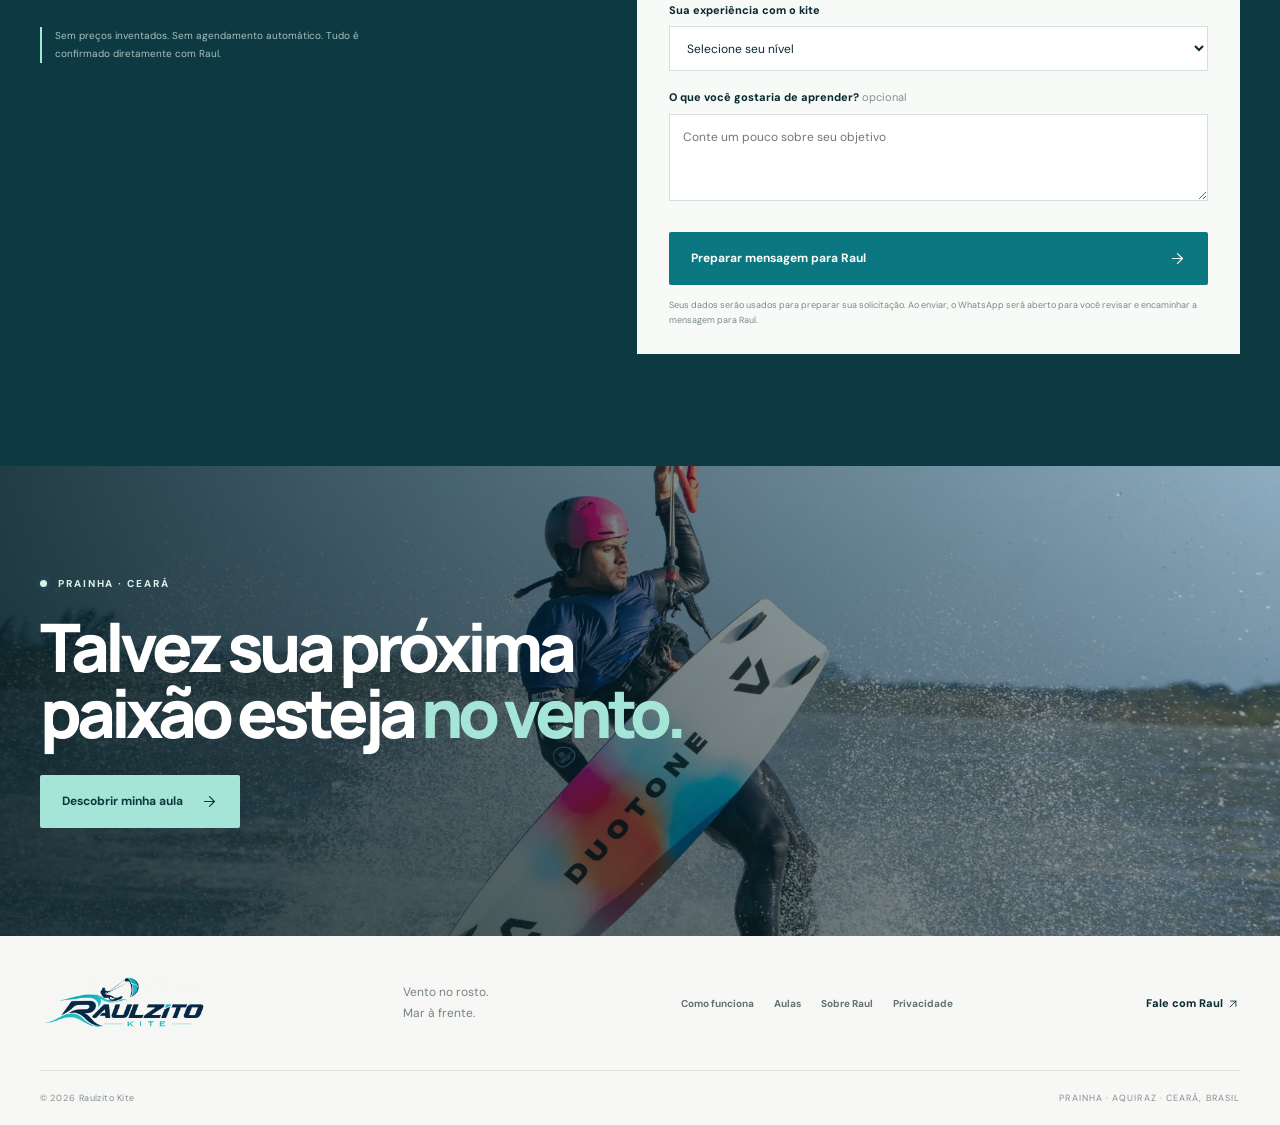
<file: Raulzito-Kite-CORRIGIDO-RAIZ (2)/index.html>
<!doctype html>
<html lang="pt-BR">
<head>
  <meta charset="utf-8">
    <link rel="manifest" href="manifest.webmanifest">
    <meta name="theme-color" content="#159b82">
    <meta name="apple-mobile-web-app-capable" content="yes">
    <meta name="apple-mobile-web-app-status-bar-style" content="black-translucent">
    <link rel="apple-touch-icon" href="assets/raulzito-kite-icon.png"><meta name="viewport" content="width=device-width,initial-scale=1">
  <meta name="theme-color" content="#f7f8f5">
  <title>Raulzito Kite | Aulas de Kitesurf na Prainha</title>
  <meta name="description" content="Conheça as aulas de kitesurf com Raulzito Kite na Prainha, Aquiraz, Ceará. Consulte disponibilidade e escolha seu objetivo.">
  <meta property="og:type" content="website"><meta property="og:title" content="Raulzito Kite — Seu próximo capítulo começa com o vento"><meta property="og:description" content="Aulas de kitesurf na Prainha, Aquiraz, Ceará."><meta property="og:image" content="assets/foto-01.webp">
  <link rel="icon" type="image/png" sizes="512x512" href="assets/raulzito-kite-icon.png"><link rel="preconnect" href="https://fonts.googleapis.com"><link rel="preconnect" href="https://fonts.gstatic.com" crossorigin>
  <link href="https://fonts.googleapis.com/css2?family=DM+Sans:wght@400;500;600;700&family=Manrope:wght@400;500;600;700;800&display=swap" rel="stylesheet">
  <link rel="stylesheet" href="styles.css">
</head>
<body>
  <header class="site-header" id="top">
    <a class="brand" href="#top" aria-label="Raulzito Kite — início"><img class="brand-logo" src="assets/raulzito-kite-logo.png" alt="Raulzito Kite"></a>
    <button class="menu-toggle" aria-label="Abrir menu" aria-expanded="false" aria-controls="primary-navigation"><span></span><span></span></button>
    <nav class="main-nav" id="primary-navigation" aria-label="Navegação principal"><a href="#historia">Minha história</a><a href="#metodo">Como funciona</a><a href="#aulas">Aulas</a><a href="#raul">Sobre Raul</a><a href="#galeria">Galeria</a><a class="nav-cta" href="#agendar">Consultar aulas <svg class="ui-icon arrow-icon" viewBox="0 0 24 24" aria-hidden="true" focusable="false"><path d="M7 17 17 7M8 7h9v9"/></svg></a><a class="nav-admin" href="admin.html"><span aria-hidden="true">↗</span> Área do instrutor</a></nav>
  </header>
  <main>
    <section class="hero" aria-labelledby="hero-title">
      <img class="hero-photo" src="assets/foto-01.webp" alt="Raul praticando kitesurf sobre a água" fetchpriority="high">
      <div class="hero-shade"></div>
      <div class="hero-content wrap">
        <p class="eyebrow light"><span class="eyebrow-dot"></span> PRAINHA · AQUIRAZ · CEARÁ</p>
        <h1 id="hero-title">O vento chama.<br><em>Você vai?</em></h1>
        <p class="hero-copy">Descubra o kitesurf com Raul. Aprenda no seu ritmo, conheça o mar de um jeito novo e dê o próximo passo na direção da sua liberdade.</p>
        <div class="hero-actions"><a class="button button-primary" href="#agendar">Quero aprender kitesurf <svg class="ui-icon arrow-icon" viewBox="0 0 24 24" aria-hidden="true" focusable="false"><path d="M5 12h13M12 5l7 7-7 7"/></svg></a><a class="hero-link" href="#metodo">Conheça a experiência <svg class="ui-icon arrow-icon" viewBox="0 0 24 24" aria-hidden="true" focusable="false"><path d="M12 4v15M5 12l7 7 7-7"/></svg></a></div>
      </div>
      <div class="hero-caption"><span><b class="caption-dot"></b> AVENTURA COM PROPÓSITO</span><span>CEARÁ, BRASIL</span></div>
      <a class="hero-side-note" href="#aulas">ENCONTRE SUA AULA <svg class="ui-icon arrow-icon" viewBox="0 0 24 24" aria-hidden="true" focusable="false"><path d="M7 17 17 7M8 7h9v9"/></svg></a>
    </section>


    <section class="bio-history section-pad" id="historia" aria-labelledby="bio-history-title">
      <div class="wrap bio-history-grid">
        <div class="bio-history-heading">
          <p class="eyebrow"><span class="eyebrow-dot"></span> MINHA TRAJETÓRIA</p>
          <h2 id="bio-history-title">17 ANOS DE HISTÓRIA.<br><em>UMA VIDA DEDICADA AO KITESURF.</em></h2>
          <div class="bio-history-stats" aria-label="Destaques da carreira">
            <div><strong>13 anos</strong><span>QUANDO TUDO COMEÇOU</span></div>
            <div><strong>17 anos</strong><span>DE CARREIRA</span></div>
            <div><strong>Títulos</strong><span>ESTADUAIS E NACIONAIS</span></div>
          </div>
        </div>
        <div class="bio-history-content">
          <div class="bio-history-photo"><img src="assets/raul-biografia.jpeg" alt="Raul segurando medalha e troféus de kitesurf na praia" loading="lazy"><span>RAUL · ATLETA E INSTRUTOR</span></div>
          <div class="bio-history-copy">
            <p>Minha história com o kitesurf começou aos 13 anos de idade. Desde então, o vento e o mar se tornaram parte da minha vida.</p>
            <p>Ao longo de 17 anos de carreira, conquistei diversos títulos estaduais e nacionais, construindo minha trajetória como atleta profissional e instrutor de kitesurf.</p>
            <p>Sou local da Prainha, em Aquiraz, Ceará, mas também percorro o litoral cearense em busca das melhores condições de vento para proporcionar experiências de aprendizado e evolução aos meus alunos.</p>
            <p>Mais do que ensinar uma modalidade esportiva, meu objetivo é compartilhar minha experiência, desenvolver habilidades e ajudar cada aluno a evoluir no kitesurf.</p>
            <a class="button button-primary" href="#agendar">QUERO APRENDER COM RAUL <svg class="ui-icon arrow-icon" viewBox="0 0 24 24" aria-hidden="true" focusable="false"><path d="M5 12h13M12 5l7 7-7 7"/></svg></a>
          </div>
        </div>
      </div>
    </section>

    <section class="intro-band"><div class="wrap intro-band-inner"><p>PARA QUEM ESTÁ COMEÇANDO</p><span class="band-divider" aria-hidden="true"></span><p>PARA QUEM QUER EVOLUIR</p><span class="band-divider" aria-hidden="true"></span><p>PARA QUEM AMA O MAR</p></div></section>

    <section class="method section-pad" id="metodo"><div class="wrap">
      <div class="section-heading"><div><p class="eyebrow"><span class="eyebrow-dot"></span> SUA JORNADA NO KITE</p><h2>DO ZERO AO <em>VELEJO</em></h2></div><p class="section-lead">O aprendizado acontece etapa por etapa. A aula é alinhada ao seu nível, aos seus objetivos e às condições do dia.</p></div>
      <div class="steps-grid">
        <article class="step-card"><span class="step-number">01</span><div class="step-icon"><svg class="ui-icon step-svg" viewBox="0 0 48 48" aria-hidden="true" focusable="false"><path d="M6 16h24c5 0 5-7 0-7-2 0-3 1-4 3M6 24h32c5 0 5 7 0 7-2 0-3-1-4-3M6 32h18"/></svg></div><h3>Entenda o vento</h3><p>Conheça o equipamento, o ambiente e os fundamentos para começar com consciência.</p><span class="step-bottom">BASE & SEGURANÇA</span></article>
        <article class="step-card"><span class="step-number">02</span><div class="step-icon kite-icon"><svg class="ui-icon step-svg" viewBox="0 0 48 48" aria-hidden="true" focusable="false"><path d="M24 5 39 20 24 35 9 20 24 5ZM24 35v8M24 20l-9 9"/></svg></div><h3>Controle o kite</h3><p>Desenvolva familiaridade com a pipa e entenda como vento e movimento trabalham juntos.</p><span class="step-bottom">CONTROLE & TÉCNICA</span></article>
        <article class="step-card"><span class="step-number">03</span><div class="step-icon wave-icon"><svg class="ui-icon step-svg" viewBox="0 0 48 48" aria-hidden="true" focusable="false"><path d="M5 17c5 0 5-5 10-5s5 5 10 5 5-5 10-5 5 5 8 5M5 27c5 0 5-5 10-5s5 5 10 5 5-5 10-5 5 5 8 5M5 37h38"/></svg></div><h3>Entre na água</h3><p>Leve o que aprendeu para a prática, construindo confiança de acordo com sua evolução.</p><span class="step-bottom">PRÁTICA & EVOLUÇÃO</span></article>
        <article class="step-card"><span class="step-number">04</span><div class="step-icon"><svg class="ui-icon step-svg" viewBox="0 0 48 48" aria-hidden="true" focusable="false"><path d="M8 36 36 8M17 8h19v19M8 8v9M8 8h9"/></svg></div><h3>Continue evoluindo</h3><p>Identifique seus próximos objetivos e siga desenvolvendo sua experiência no esporte.</p><span class="step-bottom">SEU PRÓXIMO NÍVEL</span></article>
      </div>
      <p class="method-note"><svg class="ui-icon info-icon" viewBox="0 0 24 24" aria-hidden="true" focusable="false"><circle cx="12" cy="12" r="9"/><path d="M12 11v5M12 8h.01"/></svg> O conteúdo e a progressão são definidos conforme o nível do aluno e as condições do vento.</p>
    </div></section>

    <section class="lessons section-pad" id="aulas"><div class="wrap">
      <div class="section-heading lessons-heading"><div><p class="eyebrow"><span class="eyebrow-dot"></span> ESCOLHA SEU CAMINHO</p><h2>Uma aula para o seu<br><em>momento no kite.</em></h2></div><p class="section-lead">Ainda não sabe qual opção combina com você? Conte seu objetivo e converse com Raul para entender o melhor próximo passo.</p></div>
      <div class="lesson-grid">
        <article class="lesson-card"><div class="lesson-image"><img src="assets/foto-03.webp" alt="Raul na praia com equipamento de kitesurf" loading="lazy"><span class="lesson-tag">PRIMEIROS PASSOS</span></div><div class="lesson-info"><div class="lesson-title-row"><span>01</span><h3>Começar do zero</h3></div><p>Para quem quer conhecer o esporte, entender os fundamentos e começar a construir sua relação com o kite.</p><button class="text-button choose-lesson" data-lesson="Aula para iniciantes">Quero começar <svg class="ui-icon arrow-icon" viewBox="0 0 24 24" aria-hidden="true" focusable="false"><path d="M7 17 17 7M8 7h9v9"/></svg></button></div></article>
        <article class="lesson-card lesson-featured"><div class="lesson-image"><img src="assets/foto-07.webp" alt="Praticantes velejando sobre a água" loading="lazy"><span class="lesson-tag">GANHE CONFIANÇA</span></div><div class="lesson-info"><div class="lesson-title-row"><span>02</span><h3>Evoluir na prática</h3></div><p>Para quem já teve contato com o kitesurf e deseja trabalhar controle, técnica e consistência.</p><button class="text-button choose-lesson" data-lesson="Aula de evolução">Quero evoluir <svg class="ui-icon arrow-icon" viewBox="0 0 24 24" aria-hidden="true" focusable="false"><path d="M7 17 17 7M8 7h9v9"/></svg></button></div></article>
        <article class="lesson-card"><div class="lesson-image"><img src="assets/foto-06.webp" alt="Orientação de kitesurf na praia" loading="lazy"><span class="lesson-tag">OBJETIVO INDIVIDUAL</span></div><div class="lesson-info"><div class="lesson-title-row"><span>03</span><h3>Foco no seu objetivo</h3></div><p>Converse com Raul sobre sua experiência e o que deseja desenvolver para consultar uma proposta adequada.</p><button class="text-button choose-lesson" data-lesson="Aula personalizada">Conversar com Raul <svg class="ui-icon arrow-icon" viewBox="0 0 24 24" aria-hidden="true" focusable="false"><path d="M7 17 17 7M8 7h9v9"/></svg></button></div></article>
      </div>
      <div class="pricing-note"><span class="pricing-note-icon" aria-hidden="true"><svg class="ui-icon arrow-icon" viewBox="0 0 24 24" aria-hidden="true" focusable="false"><path d="M7 17 17 7M8 7h9v9"/></svg></span><p><strong>Valores e disponibilidade</strong><br>Consulte diretamente com Raul. A duração, os valores e os detalhes da aula são confirmados antes do agendamento.</p><a href="#agendar">Consultar pelo formulário <svg class="ui-icon arrow-icon" viewBox="0 0 24 24" aria-hidden="true" focusable="false"><path d="M7 17 17 7M8 7h9v9"/></svg></a></div>
    </div></section>

    <section class="about section-pad" id="raul"><div class="wrap about-grid"><div class="about-photo-wrap"><img src="assets/foto-02.webp" alt="Raul com medalhas e troféus" loading="lazy"><div class="photo-label"><span>RAUL</span><small>ATLETA · KITESURF</small></div><div class="photo-outline"></div></div><div class="about-copy"><p class="eyebrow light"><span class="eyebrow-dot"></span> PRAZER, EU SOU O RAUL</p><h2>O esporte que mudou<br>meu jeito de ver <em>o mundo.</em></h2><p>O kitesurf é feito de vento, técnica, paciência e conexão com a natureza. É uma jornada de aprendizado contínuo — e cada sessão traz algo novo.</p><p>Quero compartilhar essa paixão e ajudar você a encontrar seu próprio caminho no esporte, seja no primeiro contato com o kite ou na busca por evolução.</p><a class="button button-light" href="#agendar">Vamos conversar <svg class="ui-icon arrow-icon" viewBox="0 0 24 24" aria-hidden="true" focusable="false"><path d="M5 12h13M12 5l7 7-7 7"/></svg></a><div class="about-signature"><span class="signature-line"></span><span>VENTO NO ROSTO. MAR À FRENTE.</span></div></div></div></section>

    <section class="gallery section-pad" id="galeria"><div class="wrap"><div class="section-heading"><div><p class="eyebrow"><span class="eyebrow-dot"></span> VIDA NA ÁGUA</p><h2>O vento não cabe<br><em>em uma foto só.</em></h2></div><p class="section-lead">Momentos reais de treino, mar, equipamento e pessoas que compartilham a paixão pelo kitesurf.</p></div>
      <div class="gallery-grid"><figure class="gallery-item gallery-tall"><img src="assets/foto-05.webp" alt="Raul com equipamento na praia" loading="lazy"><figcaption><span>01</span> O equipamento, o vento, o mar</figcaption></figure><figure class="gallery-item"><img src="assets/foto-08.webp" alt="Raul durante uma sessão de kitesurf" loading="lazy"><figcaption><span>02</span> Tempo de água</figcaption></figure><figure class="gallery-item"><img src="assets/foto-09.webp" alt="Praticante de kitesurf em movimento" loading="lazy"><figcaption><span>03</span> Sentir o vento</figcaption></figure><figure class="gallery-item gallery-wide"><img src="assets/foto-10.webp" alt="Kitesurfistas velejando no mar" loading="lazy"><figcaption><span>04</span> Cada sessão é uma nova história</figcaption></figure><figure class="gallery-item"><img src="assets/foto-11.webp" alt="Praticante de kitesurf próximo à praia" loading="lazy"><figcaption><span>05</span> Aprender fazendo</figcaption></figure><figure class="gallery-item"><img src="assets/foto-12.webp" alt="Pessoas e equipamentos de kitesurf na praia" loading="lazy"><figcaption><span>06</span> A comunidade do kite</figcaption></figure><figure class="gallery-item gallery-wide"><img src="assets/foto-13.webp" alt="Raul com outro praticante na praia" loading="lazy"><figcaption><span>07</span> Compartilhar a paixão</figcaption></figure><figure class="gallery-item"><img src="assets/foto-14.webp" alt="Raul na água com equipamento de kitesurf" loading="lazy"><figcaption><span>08</span> Prainha, Ceará</figcaption></figure></div>
    </div></section>

    <section class="booking section-pad" id="agendar"><div class="wrap booking-grid"><div class="booking-copy"><p class="eyebrow light"><span class="eyebrow-dot"></span> SEU PRÓXIMO PASSO</p><h2>Vamos colocar<br>esse plano <em>no vento?</em></h2><p>Preencha seus dados e conte qual experiência procura. A solicitação será preparada para conversar com Raul e confirmar valores, disponibilidade e próximos passos.</p><div class="booking-place"><span><strong>Prainha</strong><small>Aquiraz · Ceará · Brasil</small></span></div><div class="booking-small-note">Sem preços inventados. Sem agendamento automático. Tudo é confirmado diretamente com Raul.</div></div>
      <form class="booking-form" id="booking-form"><div class="form-heading"><span>CONSULTA DE AULA</span><span>01 — 06</span></div><label for="name">Como você se chama? *</label><input id="name" name="name" autocomplete="name" placeholder="Seu nome completo" required>
        <label for="phone">Seu WhatsApp com DDD *</label><input id="phone" name="phone" inputmode="tel" autocomplete="tel" placeholder="(00) 00000-0000" required>
        <label for="lesson">O que você procura? *</label><select id="lesson" name="lesson" required><option value="">Escolha uma opção</option><option>Aula para iniciantes</option><option>Aula de evolução</option><option>Aula personalizada</option><option>Ainda tenho dúvidas</option></select>
        <div class="form-row"><div><label for="date">Data desejada</label><input id="date" name="date" type="date"></div><div><label for="time">Período preferido</label><select id="time" name="time"><option value="">A combinar</option><option>Manhã</option><option>Tarde</option><option>Flexível</option></select></div></div>
        <label for="level">Sua experiência com o kite</label><select id="level" name="level"><option value="">Selecione seu nível</option><option>Sou iniciante</option><option>Já fiz algumas aulas</option><option>Já velejo e quero evoluir</option><option>Prefiro conversar primeiro</option></select>
        <label for="notes">O que você gostaria de aprender? <span class="optional">opcional</span></label><textarea id="notes" name="notes" rows="3" placeholder="Conte um pouco sobre seu objetivo"></textarea>
        <button class="button button-primary form-submit" type="submit">Preparar mensagem para Raul <svg class="ui-icon arrow-icon" viewBox="0 0 24 24" aria-hidden="true" focusable="false"><path d="M5 12h13M12 5l7 7-7 7"/></svg></button><p class="form-privacy">Seus dados serão usados para preparar sua solicitação. Ao enviar, o WhatsApp será aberto para você revisar e encaminhar a mensagem para Raul.</p><p class="form-status" id="form-status" role="status" aria-live="polite"></p>
      </form></div></section>

    <section class="closing"><img src="assets/foto-01.webp" alt="Raul praticando kitesurf no mar" loading="lazy"><div class="closing-shade"></div><div class="closing-content wrap"><p class="eyebrow light"><span class="eyebrow-dot"></span> PRAINHA · CEARÁ</p><h2>Talvez sua próxima<br>paixão esteja <em>no vento.</em></h2><a class="button button-primary" href="#agendar">Descobrir minha aula <svg class="ui-icon arrow-icon" viewBox="0 0 24 24" aria-hidden="true" focusable="false"><path d="M5 12h13M12 5l7 7-7 7"/></svg></a></div></section>
  </main>
  <footer class="footer"><div class="wrap footer-main"><a class="brand footer-brand" href="#top" aria-label="Raulzito Kite — início"><img class="brand-logo footer-logo" src="assets/raulzito-kite-logo.png" alt="Raulzito Kite"></a><p>Vento no rosto.<br>Mar à frente.</p><div class="footer-links"><a href="#metodo">Como funciona</a><a href="#aulas">Aulas</a><a href="#raul">Sobre Raul</a><a href="privacidade.html">Privacidade</a></div><a class="footer-contact" href="#agendar">Fale com Raul <svg class="ui-icon arrow-icon" viewBox="0 0 24 24" aria-hidden="true" focusable="false"><path d="M7 17 17 7M8 7h9v9"/></svg></a></div><div class="wrap footer-bottom"><span>© <span id="year"></span> Raulzito Kite</span><span>PRAINHA · AQUIRAZ · CEARÁ, BRASIL</span></div></footer>
  <a class="floating-whatsapp-cta" href="https://wa.me/558585962829?text=Ol%C3%A1%2C%20Raul!%20Quero%20velejar%20a%C3%AD%20e%20gostaria%20de%20saber%20mais%20sobre%20as%20aulas%20de%20kitesurf." target="_blank" rel="noopener noreferrer" aria-label="Quero velejar — conversar com Raul pelo WhatsApp">
    <svg viewBox="0 0 24 24" aria-hidden="true" focusable="false"><path d="M20.5 3.5A11.8 11.8 0 0 0 12.1 0C5.6 0 .3 5.3.3 11.8c0 2.1.6 4.1 1.6 5.9L0 24l6.5-1.7a11.8 11.8 0 0 0 5.6 1.4h.1c6.5 0 11.8-5.3 11.8-11.8 0-3.2-1.2-6.2-3.5-8.4ZM12.1 21.7h-.1a9.8 9.8 0 0 1-5-1.4l-.4-.2-3.9 1 1-3.8-.3-.4a9.8 9.8 0 1 1 8.7 4.8Zm5.4-7.3c-.3-.2-1.8-.9-2.1-1s-.5-.2-.7.2-.8 1-1 1.2-.4.2-.7.1a8.1 8.1 0 0 1-2.4-1.5 9 9 0 0 1-1.7-2.1c-.2-.3 0-.5.1-.7l.5-.6.3-.5c.1-.2 0-.4 0-.6s-.7-1.7-.9-2.3c-.2-.6-.5-.5-.7-.5h-.6c-.2 0-.6.1-.9.4s-1.2 1.2-1.2 2.8 1.2 3.2 1.4 3.4a11.3 11.3 0 0 0 4.4 3.9c.6.3 1.1.5 1.5.6.6.2 1.2.2 1.6.1.5-.1 1.8-.7 2-1.4.3-.7.3-1.3.2-1.4s-.2-.2-.5-.3Z"/></svg>
    <span>QUERO VELEJAR</span>
  </a>
  <script src="config.js"></script><script src="script.js"></script>
</body></html>
</file>
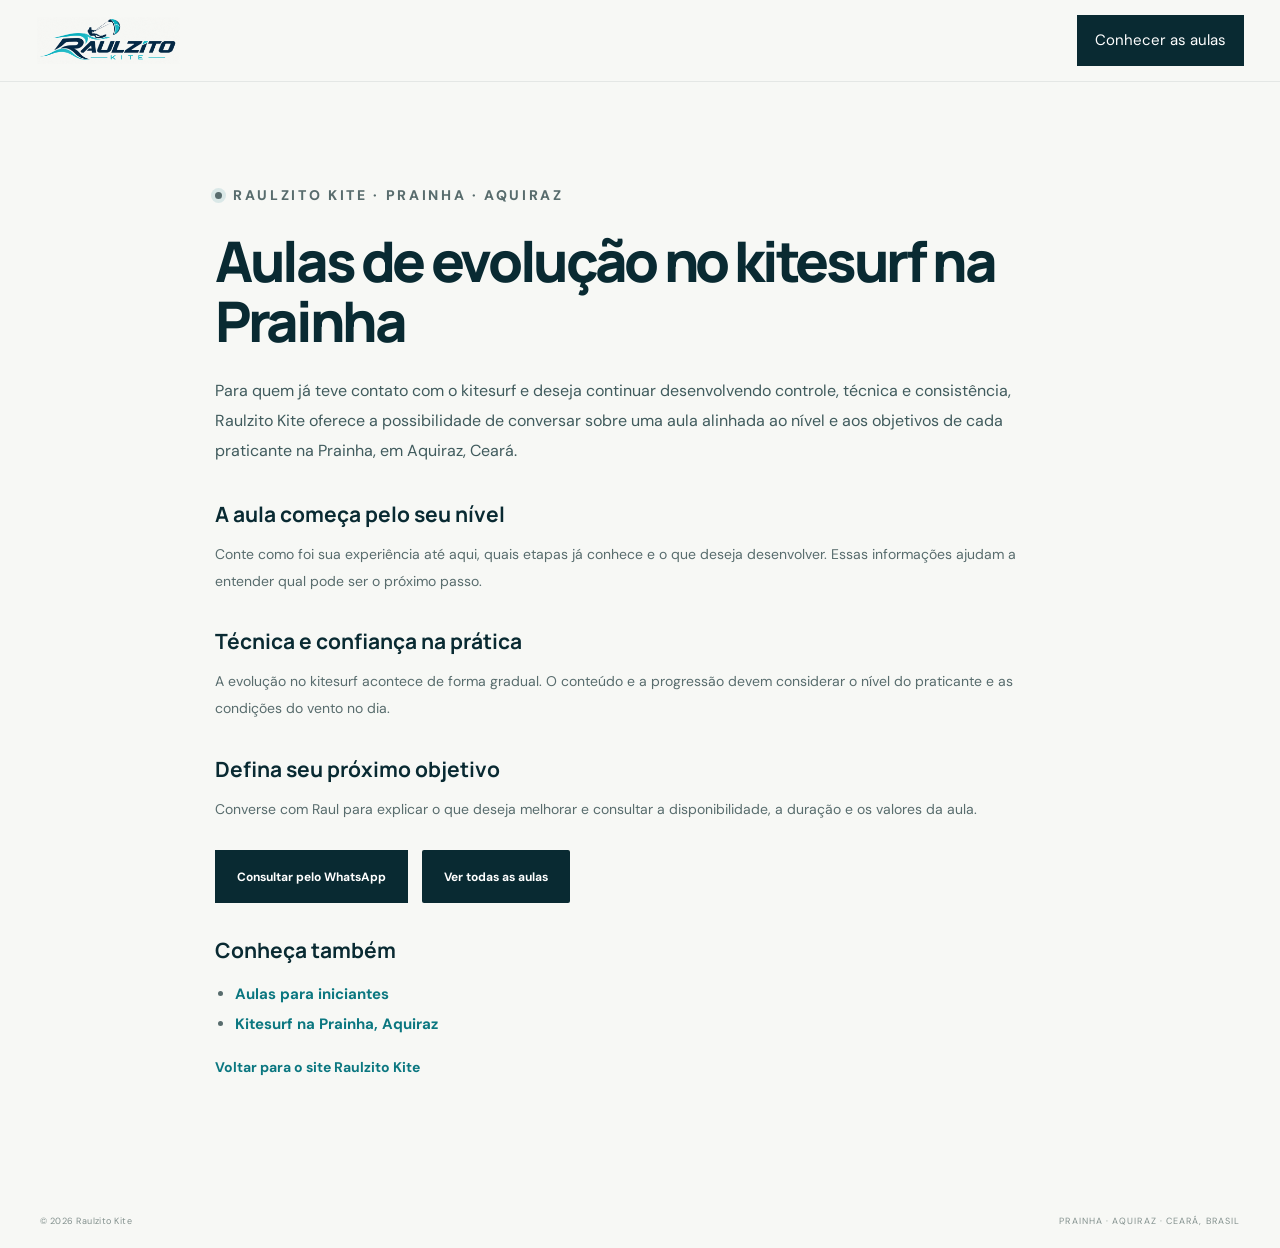
<file: aulas-kitesurf-evolucao.html>
<!doctype html>
<html lang="pt-BR">
<head>
<meta charset="utf-8">
<meta name="viewport" content="width=device-width,initial-scale=1">
<title>Aulas de Evolução no Kitesurf | Raulzito Kite, Prainha</title>
<meta name="description" content="Já teve contato com o kitesurf e quer evoluir? Converse sobre aulas de evolução com Raulzito Kite na Prainha, Aquiraz, Ceará.">
<meta name="robots" content="index,follow,max-image-preview:large">
<link rel="canonical" href="https://www.raulzitokite.com.br/aulas-kitesurf-evolucao.html">
<meta name="theme-color" content="#f7f8f5">
<meta property="og:type" content="website">
<meta property="og:locale" content="pt_BR">
<meta property="og:site_name" content="Raulzito Kite">
<meta property="og:title" content="Aulas de Evolução no Kitesurf | Raulzito Kite, Prainha">
<meta property="og:description" content="Já teve contato com o kitesurf e quer evoluir? Converse sobre aulas de evolução com Raulzito Kite na Prainha, Aquiraz, Ceará.">
<meta property="og:url" content="https://www.raulzitokite.com.br/aulas-kitesurf-evolucao.html">
<meta property="og:image" content="https://www.raulzitokite.com.br/assets/foto-01.webp">
<link rel="icon" type="image/png" sizes="512x512" href="assets/raulzito-kite-icon.png">
<link rel="preconnect" href="https://fonts.googleapis.com">
<link rel="preconnect" href="https://fonts.gstatic.com" crossorigin>
<link href="https://fonts.googleapis.com/css2?family=DM+Sans:wght@400;500;600;700&family=Manrope:wght@400;500;600;700;800&display=swap" rel="stylesheet">
<link rel="stylesheet" href="styles.css">
<script type="application/ld+json">
{
  "@context":"https://schema.org",
  "@type":"Service",
  "name":"Aulas de Evolução no Kitesurf | Raulzito Kite, Prainha",
  "serviceType":"Aulas de kitesurf",
  "provider":{"@type":"SportsActivityLocation","name":"Raulzito Kite","url":"https://www.raulzitokite.com.br/"},
  "areaServed":{"@type":"Place","name":"Prainha, Aquiraz, Ceará, Brasil"},
  "url":"https://www.raulzitokite.com.br/aulas-kitesurf-evolucao.html",
  "description":"Já teve contato com o kitesurf e quer evoluir? Converse sobre aulas de evolução com Raulzito Kite na Prainha, Aquiraz, Ceará."
}
</script>
<style>
.seo-page{padding:clamp(54px,8vw,100px) 0;background:var(--paper);min-height:65vh}
.seo-page .wrap{max-width:850px}
.seo-page h1{font:800 clamp(36px,5vw,56px)/1.08 var(--display);letter-spacing:-.06em;color:var(--deep);margin:0 0 24px}
.seo-page h1 em{font-style:normal;color:var(--sea)}
.seo-page h2{font:700 21px/1.25 var(--display);color:var(--deep);margin:34px 0 10px}
.seo-page p{color:#586c6d;font-size:14px;line-height:1.9}
.seo-page .seo-lead{font-size:16px;color:#405b5d}
.seo-page ul{padding-left:20px;line-height:2;color:#586c6d}
.seo-page li a,.seo-page a{color:var(--sea);font-weight:700}
.seo-actions{display:flex;gap:14px;flex-wrap:wrap;margin:28px 0}
.seo-actions .button{background:var(--deep);color:white}
.seo-nav{display:flex;gap:20px;flex-wrap:wrap;margin-top:36px;padding-top:22px;border-top:1px solid var(--line);font-size:12px}
@media(max-width:760px){.seo-page{padding:48px 0}.seo-page p{font-size:13px}.seo-page .seo-lead{font-size:14px}}
</style>
</head>
<body>
<header class="site-header">
<a class="brand" href="index.html" aria-label="Raulzito Kite — início"><img class="brand-logo" src="assets/raulzito-kite-logo.png" alt="Raulzito Kite"></a>
<a class="nav-cta" href="index.html#aulas">Conhecer as aulas</a>
</header>
<main class="seo-page">
<div class="wrap">
<p class="eyebrow"><span class="eyebrow-dot"></span> RAULZITO KITE · PRAINHA · AQUIRAZ</p>
<h1>Aulas de evolução no kitesurf na Prainha</h1>
<p class="seo-lead">Para quem já teve contato com o kitesurf e deseja continuar desenvolvendo controle, técnica e consistência, Raulzito Kite oferece a possibilidade de conversar sobre uma aula alinhada ao nível e aos objetivos de cada praticante na Prainha, em Aquiraz, Ceará.</p>
<h2>A aula começa pelo seu nível</h2><p>Conte como foi sua experiência até aqui, quais etapas já conhece e o que deseja desenvolver. Essas informações ajudam a entender qual pode ser o próximo passo.</p>
<h2>Técnica e confiança na prática</h2><p>A evolução no kitesurf acontece de forma gradual. O conteúdo e a progressão devem considerar o nível do praticante e as condições do vento no dia.</p>
<h2>Defina seu próximo objetivo</h2><p>Converse com Raul para explicar o que deseja melhorar e consultar a disponibilidade, a duração e os valores da aula.</p>
<div class="seo-actions">
<a class="button" href="https://wa.me/558585962829?text=Ol%C3%A1%2C%20Raul!%20Quero%20saber%20mais%20sobre%20Aulas%20de%20evolu%C3%A7%C3%A3o%20no%20kitesurf%20na%20Prainha.%20Gostaria%20de%20consultar%20valores%20e%20disponibilidade." target="_blank" rel="noopener noreferrer">Consultar pelo WhatsApp</a>
<a class="button button-primary" href="index.html#aulas">Ver todas as aulas</a>
</div>
<h2>Conheça também</h2>
<ul><li><a href="aulas-kitesurf-iniciantes.html">Aulas para iniciantes</a></li>
<li><a href="kitesurf-prainha-aquiraz.html">Kitesurf na Prainha, Aquiraz</a></li></ul>
<p><a href="index.html">Voltar para o site Raulzito Kite</a></p>
</div>
</main>
<footer class="footer"><div class="wrap footer-bottom"><span>© 2026 Raulzito Kite</span><span>PRAINHA · AQUIRAZ · CEARÁ, BRASIL</span></div></footer>
</body>
</html>
</file>
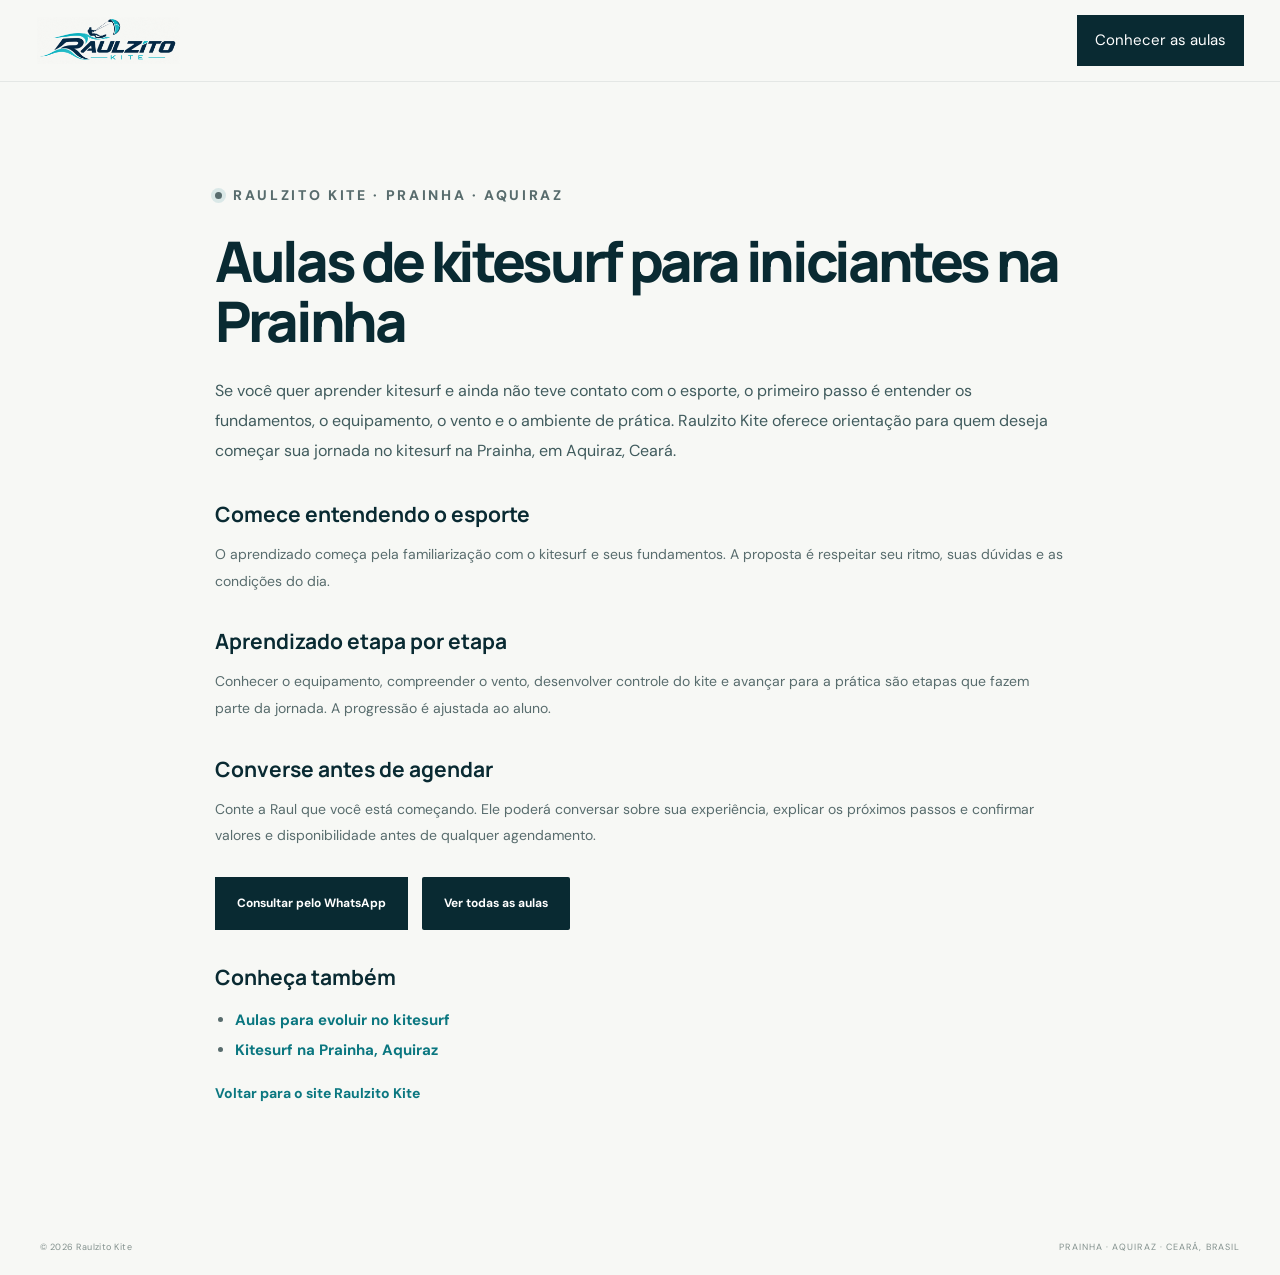
<file: aulas-kitesurf-iniciantes.html>
<!doctype html>
<html lang="pt-BR">
<head>
<meta charset="utf-8">
<meta name="viewport" content="width=device-width,initial-scale=1">
<title>Aulas de Kitesurf para Iniciantes na Prainha | Raulzito Kite</title>
<meta name="description" content="Quer aprender kitesurf do zero? Conheça a proposta de aulas para iniciantes com Raulzito Kite na Prainha, em Aquiraz, Ceará. Consulte disponibilidade.">
<meta name="robots" content="index,follow,max-image-preview:large">
<link rel="canonical" href="https://www.raulzitokite.com.br/aulas-kitesurf-iniciantes.html">
<meta name="theme-color" content="#f7f8f5">
<meta property="og:type" content="website">
<meta property="og:locale" content="pt_BR">
<meta property="og:site_name" content="Raulzito Kite">
<meta property="og:title" content="Aulas de Kitesurf para Iniciantes na Prainha | Raulzito Kite">
<meta property="og:description" content="Quer aprender kitesurf do zero? Conheça a proposta de aulas para iniciantes com Raulzito Kite na Prainha, em Aquiraz, Ceará. Consulte disponibilidade.">
<meta property="og:url" content="https://www.raulzitokite.com.br/aulas-kitesurf-iniciantes.html">
<meta property="og:image" content="https://www.raulzitokite.com.br/assets/foto-01.webp">
<link rel="icon" type="image/png" sizes="512x512" href="assets/raulzito-kite-icon.png">
<link rel="preconnect" href="https://fonts.googleapis.com">
<link rel="preconnect" href="https://fonts.gstatic.com" crossorigin>
<link href="https://fonts.googleapis.com/css2?family=DM+Sans:wght@400;500;600;700&family=Manrope:wght@400;500;600;700;800&display=swap" rel="stylesheet">
<link rel="stylesheet" href="styles.css">
<script type="application/ld+json">
{
  "@context":"https://schema.org",
  "@type":"Service",
  "name":"Aulas de Kitesurf para Iniciantes na Prainha | Raulzito Kite",
  "serviceType":"Aulas de kitesurf",
  "provider":{"@type":"SportsActivityLocation","name":"Raulzito Kite","url":"https://www.raulzitokite.com.br/"},
  "areaServed":{"@type":"Place","name":"Prainha, Aquiraz, Ceará, Brasil"},
  "url":"https://www.raulzitokite.com.br/aulas-kitesurf-iniciantes.html",
  "description":"Quer aprender kitesurf do zero? Conheça a proposta de aulas para iniciantes com Raulzito Kite na Prainha, em Aquiraz, Ceará. Consulte disponibilidade."
}
</script>
<style>
.seo-page{padding:clamp(54px,8vw,100px) 0;background:var(--paper);min-height:65vh}
.seo-page .wrap{max-width:850px}
.seo-page h1{font:800 clamp(36px,5vw,56px)/1.08 var(--display);letter-spacing:-.06em;color:var(--deep);margin:0 0 24px}
.seo-page h1 em{font-style:normal;color:var(--sea)}
.seo-page h2{font:700 21px/1.25 var(--display);color:var(--deep);margin:34px 0 10px}
.seo-page p{color:#586c6d;font-size:14px;line-height:1.9}
.seo-page .seo-lead{font-size:16px;color:#405b5d}
.seo-page ul{padding-left:20px;line-height:2;color:#586c6d}
.seo-page li a,.seo-page a{color:var(--sea);font-weight:700}
.seo-actions{display:flex;gap:14px;flex-wrap:wrap;margin:28px 0}
.seo-actions .button{background:var(--deep);color:white}
.seo-nav{display:flex;gap:20px;flex-wrap:wrap;margin-top:36px;padding-top:22px;border-top:1px solid var(--line);font-size:12px}
@media(max-width:760px){.seo-page{padding:48px 0}.seo-page p{font-size:13px}.seo-page .seo-lead{font-size:14px}}
</style>
</head>
<body>
<header class="site-header">
<a class="brand" href="index.html" aria-label="Raulzito Kite — início"><img class="brand-logo" src="assets/raulzito-kite-logo.png" alt="Raulzito Kite"></a>
<a class="nav-cta" href="index.html#aulas">Conhecer as aulas</a>
</header>
<main class="seo-page">
<div class="wrap">
<p class="eyebrow"><span class="eyebrow-dot"></span> RAULZITO KITE · PRAINHA · AQUIRAZ</p>
<h1>Aulas de kitesurf para iniciantes na Prainha</h1>
<p class="seo-lead">Se você quer aprender kitesurf e ainda não teve contato com o esporte, o primeiro passo é entender os fundamentos, o equipamento, o vento e o ambiente de prática. Raulzito Kite oferece orientação para quem deseja começar sua jornada no kitesurf na Prainha, em Aquiraz, Ceará.</p>
<h2>Comece entendendo o esporte</h2><p>O aprendizado começa pela familiarização com o kitesurf e seus fundamentos. A proposta é respeitar seu ritmo, suas dúvidas e as condições do dia.</p>
<h2>Aprendizado etapa por etapa</h2><p>Conhecer o equipamento, compreender o vento, desenvolver controle do kite e avançar para a prática são etapas que fazem parte da jornada. A progressão é ajustada ao aluno.</p>
<h2>Converse antes de agendar</h2><p>Conte a Raul que você está começando. Ele poderá conversar sobre sua experiência, explicar os próximos passos e confirmar valores e disponibilidade antes de qualquer agendamento.</p>
<div class="seo-actions">
<a class="button" href="https://wa.me/558585962829?text=Ol%C3%A1%2C%20Raul!%20Quero%20saber%20mais%20sobre%20Aulas%20de%20kitesurf%20para%20iniciantes%20na%20Prainha.%20Gostaria%20de%20consultar%20valores%20e%20disponibilidade." target="_blank" rel="noopener noreferrer">Consultar pelo WhatsApp</a>
<a class="button button-primary" href="index.html#aulas">Ver todas as aulas</a>
</div>
<h2>Conheça também</h2>
<ul><li><a href="aulas-kitesurf-evolucao.html">Aulas para evoluir no kitesurf</a></li>
<li><a href="kitesurf-prainha-aquiraz.html">Kitesurf na Prainha, Aquiraz</a></li></ul>
<p><a href="index.html">Voltar para o site Raulzito Kite</a></p>
</div>
</main>
<footer class="footer"><div class="wrap footer-bottom"><span>© 2026 Raulzito Kite</span><span>PRAINHA · AQUIRAZ · CEARÁ, BRASIL</span></div></footer>
</body>
</html>
</file>
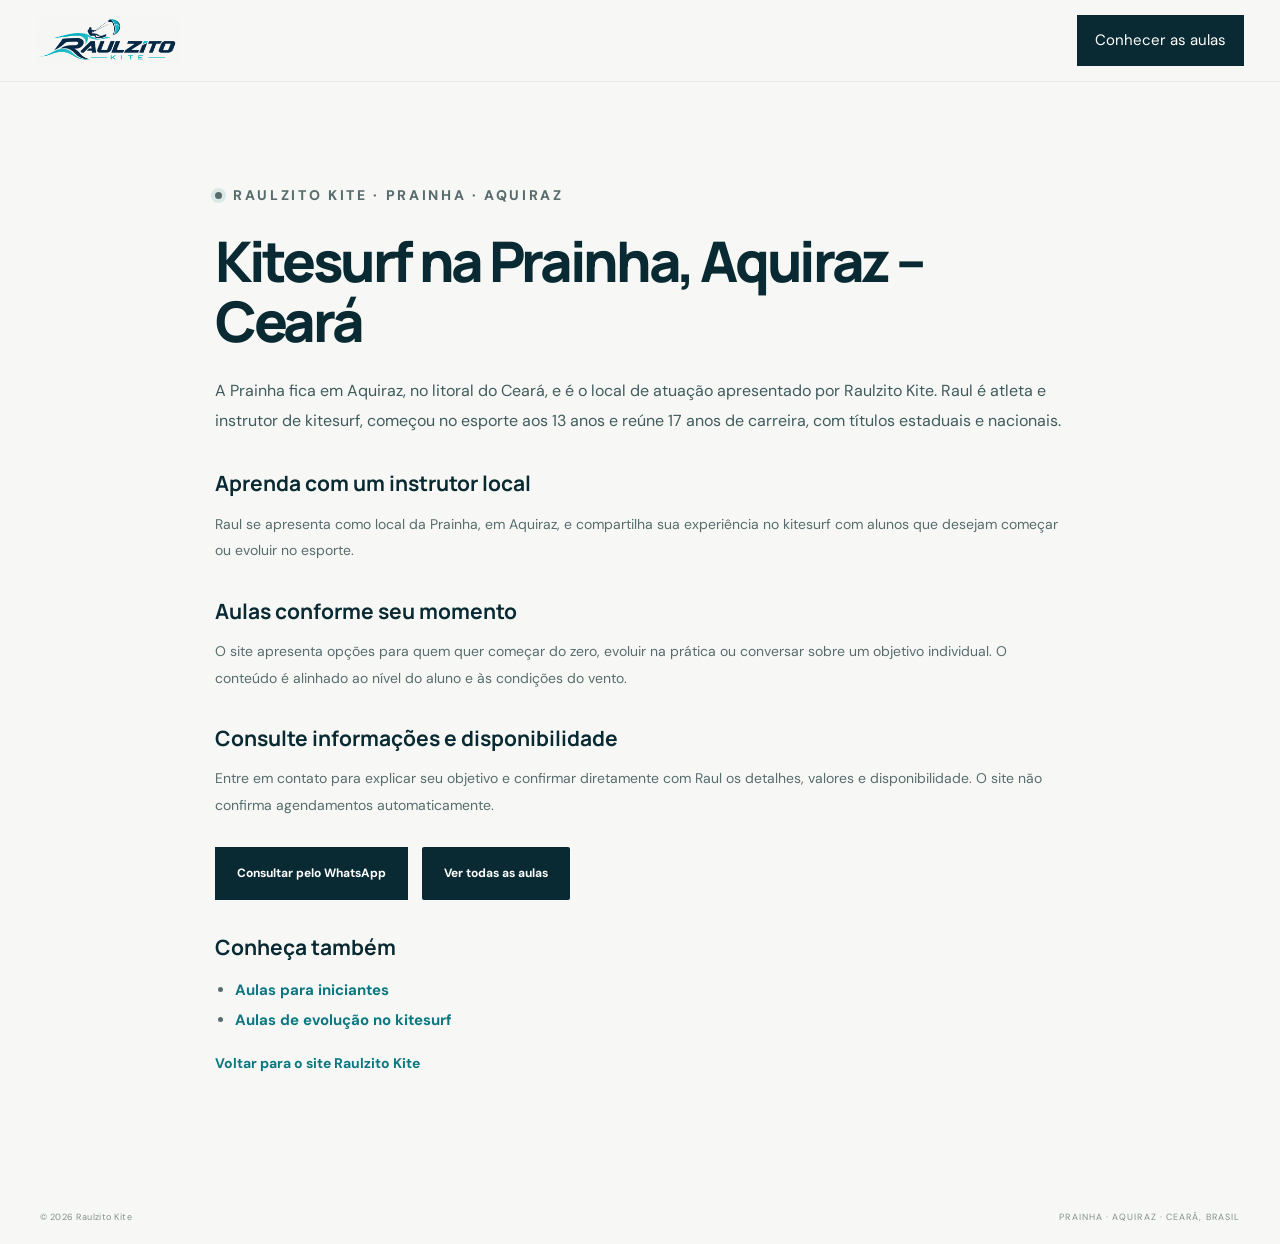
<file: kitesurf-prainha-aquiraz.html>
<!doctype html>
<html lang="pt-BR">
<head>
<meta charset="utf-8">
<meta name="viewport" content="width=device-width,initial-scale=1">
<title>Kitesurf na Prainha, Aquiraz - Ceará | Raulzito Kite</title>
<meta name="description" content="Conheça Raulzito Kite e as opções de aulas de kitesurf na Prainha, em Aquiraz, Ceará. Saiba como consultar aulas e disponibilidade.">
<meta name="robots" content="index,follow,max-image-preview:large">
<link rel="canonical" href="https://www.raulzitokite.com.br/kitesurf-prainha-aquiraz.html">
<meta name="theme-color" content="#f7f8f5">
<meta property="og:type" content="website">
<meta property="og:locale" content="pt_BR">
<meta property="og:site_name" content="Raulzito Kite">
<meta property="og:title" content="Kitesurf na Prainha, Aquiraz - Ceará | Raulzito Kite">
<meta property="og:description" content="Conheça Raulzito Kite e as opções de aulas de kitesurf na Prainha, em Aquiraz, Ceará. Saiba como consultar aulas e disponibilidade.">
<meta property="og:url" content="https://www.raulzitokite.com.br/kitesurf-prainha-aquiraz.html">
<meta property="og:image" content="https://www.raulzitokite.com.br/assets/foto-01.webp">
<link rel="icon" type="image/png" sizes="512x512" href="assets/raulzito-kite-icon.png">
<link rel="preconnect" href="https://fonts.googleapis.com">
<link rel="preconnect" href="https://fonts.gstatic.com" crossorigin>
<link href="https://fonts.googleapis.com/css2?family=DM+Sans:wght@400;500;600;700&family=Manrope:wght@400;500;600;700;800&display=swap" rel="stylesheet">
<link rel="stylesheet" href="styles.css">
<script type="application/ld+json">
{
  "@context":"https://schema.org",
  "@type":"Service",
  "name":"Kitesurf na Prainha, Aquiraz - Ceará | Raulzito Kite",
  "serviceType":"Aulas de kitesurf",
  "provider":{"@type":"SportsActivityLocation","name":"Raulzito Kite","url":"https://www.raulzitokite.com.br/"},
  "areaServed":{"@type":"Place","name":"Prainha, Aquiraz, Ceará, Brasil"},
  "url":"https://www.raulzitokite.com.br/kitesurf-prainha-aquiraz.html",
  "description":"Conheça Raulzito Kite e as opções de aulas de kitesurf na Prainha, em Aquiraz, Ceará. Saiba como consultar aulas e disponibilidade."
}
</script>
<style>
.seo-page{padding:clamp(54px,8vw,100px) 0;background:var(--paper);min-height:65vh}
.seo-page .wrap{max-width:850px}
.seo-page h1{font:800 clamp(36px,5vw,56px)/1.08 var(--display);letter-spacing:-.06em;color:var(--deep);margin:0 0 24px}
.seo-page h1 em{font-style:normal;color:var(--sea)}
.seo-page h2{font:700 21px/1.25 var(--display);color:var(--deep);margin:34px 0 10px}
.seo-page p{color:#586c6d;font-size:14px;line-height:1.9}
.seo-page .seo-lead{font-size:16px;color:#405b5d}
.seo-page ul{padding-left:20px;line-height:2;color:#586c6d}
.seo-page li a,.seo-page a{color:var(--sea);font-weight:700}
.seo-actions{display:flex;gap:14px;flex-wrap:wrap;margin:28px 0}
.seo-actions .button{background:var(--deep);color:white}
.seo-nav{display:flex;gap:20px;flex-wrap:wrap;margin-top:36px;padding-top:22px;border-top:1px solid var(--line);font-size:12px}
@media(max-width:760px){.seo-page{padding:48px 0}.seo-page p{font-size:13px}.seo-page .seo-lead{font-size:14px}}
</style>
</head>
<body>
<header class="site-header">
<a class="brand" href="index.html" aria-label="Raulzito Kite — início"><img class="brand-logo" src="assets/raulzito-kite-logo.png" alt="Raulzito Kite"></a>
<a class="nav-cta" href="index.html#aulas">Conhecer as aulas</a>
</header>
<main class="seo-page">
<div class="wrap">
<p class="eyebrow"><span class="eyebrow-dot"></span> RAULZITO KITE · PRAINHA · AQUIRAZ</p>
<h1>Kitesurf na Prainha, Aquiraz – Ceará</h1>
<p class="seo-lead">A Prainha fica em Aquiraz, no litoral do Ceará, e é o local de atuação apresentado por Raulzito Kite. Raul é atleta e instrutor de kitesurf, começou no esporte aos 13 anos e reúne 17 anos de carreira, com títulos estaduais e nacionais.</p>
<h2>Aprenda com um instrutor local</h2><p>Raul se apresenta como local da Prainha, em Aquiraz, e compartilha sua experiência no kitesurf com alunos que desejam começar ou evoluir no esporte.</p>
<h2>Aulas conforme seu momento</h2><p>O site apresenta opções para quem quer começar do zero, evoluir na prática ou conversar sobre um objetivo individual. O conteúdo é alinhado ao nível do aluno e às condições do vento.</p>
<h2>Consulte informações e disponibilidade</h2><p>Entre em contato para explicar seu objetivo e confirmar diretamente com Raul os detalhes, valores e disponibilidade. O site não confirma agendamentos automaticamente.</p>
<div class="seo-actions">
<a class="button" href="https://wa.me/558585962829?text=Ol%C3%A1%2C%20Raul!%20Quero%20saber%20mais%20sobre%20Kitesurf%20na%20Prainha%2C%20Aquiraz%20%E2%80%93%20Cear%C3%A1.%20Gostaria%20de%20consultar%20valores%20e%20disponibilidade." target="_blank" rel="noopener noreferrer">Consultar pelo WhatsApp</a>
<a class="button button-primary" href="index.html#aulas">Ver todas as aulas</a>
</div>
<h2>Conheça também</h2>
<ul><li><a href="aulas-kitesurf-iniciantes.html">Aulas para iniciantes</a></li>
<li><a href="aulas-kitesurf-evolucao.html">Aulas de evolução no kitesurf</a></li></ul>
<p><a href="index.html">Voltar para o site Raulzito Kite</a></p>
</div>
</main>
<footer class="footer"><div class="wrap footer-bottom"><span>© 2026 Raulzito Kite</span><span>PRAINHA · AQUIRAZ · CEARÁ, BRASIL</span></div></footer>
</body>
</html>
</file>
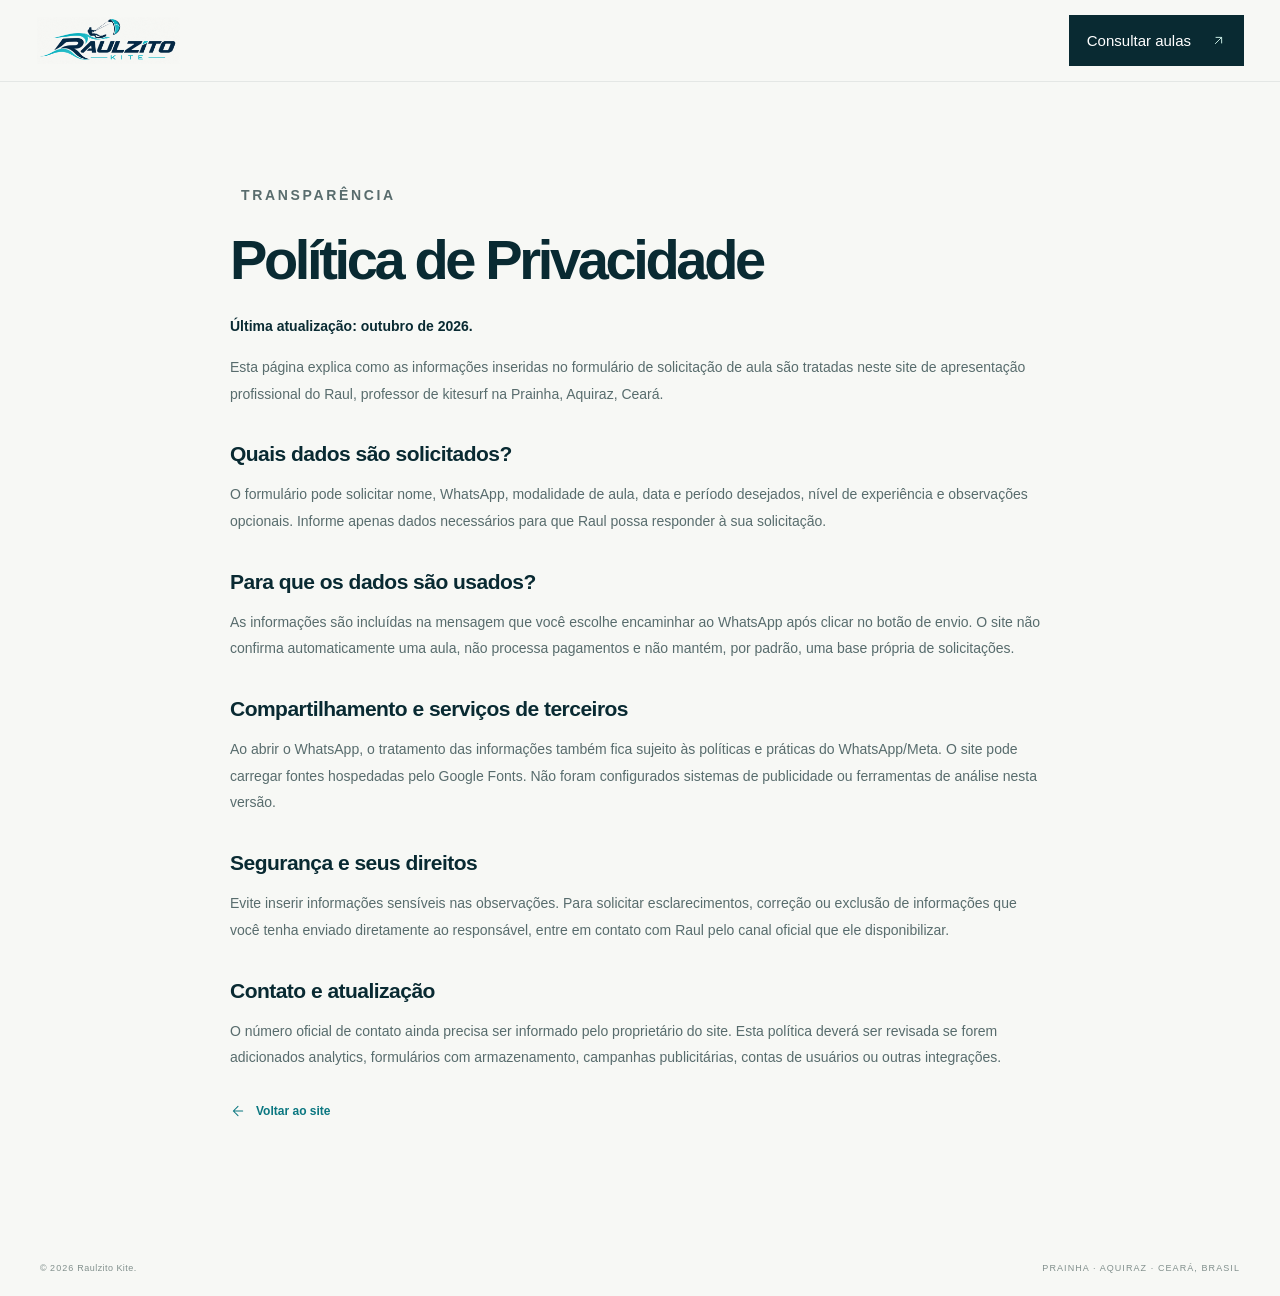
<file: privacidade.html>
<!doctype html><html lang="pt-BR"><head><meta charset="utf-8"><meta name="viewport" content="width=device-width,initial-scale=1"><meta name="robots" content="index,follow"><title>Política de Privacidade | Raulzito Kite</title><meta name="theme-color" content="#f7f8f5"><link rel="icon" type="image/png" sizes="512x512" href="assets/raulzito-kite-icon.png"><link rel="stylesheet" href="styles.css"></head><body><header class="site-header"><a class="brand" href="index.html" aria-label="Raulzito Kite — início"><img class="brand-logo" src="assets/raulzito-kite-logo.png" alt="Raulzito Kite"></a><a class="nav-cta" href="index.html#agendar">Consultar aulas <svg class="ui-icon arrow-icon" viewBox="0 0 24 24" aria-hidden="true" focusable="false"><path d="M7 17 17 7M8 7h9v9"/></svg></a></header><main class="privacy-page"><div class="wrap"><p class="eyebrow"><span class="eyebrow-line"></span> TRANSPARÊNCIA</p><h1>Política de Privacidade</h1><p><strong>Última atualização: outubro de 2026.</strong></p><p>Esta página explica como as informações inseridas no formulário de solicitação de aula são tratadas neste site de apresentação profissional do Raul, professor de kitesurf na Prainha, Aquiraz, Ceará.</p><h2>Quais dados são solicitados?</h2><p>O formulário pode solicitar nome, WhatsApp, modalidade de aula, data e período desejados, nível de experiência e observações opcionais. Informe apenas dados necessários para que Raul possa responder à sua solicitação.</p><h2>Para que os dados são usados?</h2><p>As informações são incluídas na mensagem que você escolhe encaminhar ao WhatsApp após clicar no botão de envio. O site não confirma automaticamente uma aula, não processa pagamentos e não mantém, por padrão, uma base própria de solicitações.</p><h2>Compartilhamento e serviços de terceiros</h2><p>Ao abrir o WhatsApp, o tratamento das informações também fica sujeito às políticas e práticas do WhatsApp/Meta. O site pode carregar fontes hospedadas pelo Google Fonts. Não foram configurados sistemas de publicidade ou ferramentas de análise nesta versão.</p><h2>Segurança e seus direitos</h2><p>Evite inserir informações sensíveis nas observações. Para solicitar esclarecimentos, correção ou exclusão de informações que você tenha enviado diretamente ao responsável, entre em contato com Raul pelo canal oficial que ele disponibilizar.</p><h2>Contato e atualização</h2><p>O número oficial de contato ainda precisa ser informado pelo proprietário do site. Esta política deverá ser revisada se forem adicionados analytics, formulários com armazenamento, campanhas publicitárias, contas de usuários ou outras integrações.</p><p><a class="privacy-back" href="index.html"><svg class="ui-icon" viewBox="0 0 24 24" aria-hidden="true" focusable="false"><path d="M19 12H5M12 19l-7-7 7-7"/></svg> Voltar ao site</a></p></div></main><footer class="footer"><div class="wrap footer-bottom"><span>© <span id="year"></span> Raulzito Kite.</span><span>PRAINHA · AQUIRAZ · CEARÁ, BRASIL</span></div></footer><script>document.getElementById('year').textContent=new Date().getFullYear()</script></body></html>
</file>
<file: styles.css>
:root{--ink:#132e34;--deep:#092a32;--deep2:#0c3a43;--sea:#0b7780;--mint:#c9ece4;--paper:#f7f8f5;--sand:#eef1ec;--white:#fff;--muted:#697a7d;--line:#d9e1dd;--display:'Manrope',sans-serif;--body:'DM Sans',sans-serif}*{box-sizing:border-box}html{scroll-behavior:smooth;scroll-padding-top:86px}body{margin:0;background:var(--paper);color:var(--ink);font:15px/1.7 var(--body);-webkit-font-smoothing:antialiased}img{display:block;width:100%;max-width:100%;object-fit:cover}a{color:inherit;text-decoration:none}button,input,select,textarea{font:inherit}.wrap{width:min(1200px,calc(100% - 72px));margin-inline:auto}.site-header{height:82px;padding:0 max(36px,calc((100vw - 1320px)/2));display:flex;align-items:center;justify-content:space-between;background:rgba(247,248,245,.97);position:sticky;top:0;z-index:50;border-bottom:1px solid rgba(19,46,52,.08);backdrop-filter:blur(16px)}.brand{display:inline-flex;align-items:center;flex-shrink:0}.brand-logo{width:145px;height:72px;object-fit:contain;object-position:left center}.footer-logo{width:170px;height:85px;object-position:left center}.main-nav{display:flex;align-items:center;gap:30px;font-size:12px;font-weight:600;color:#40565a}.main-nav>a:not(.nav-cta):hover{color:var(--sea)}.nav-admin{display:inline-flex;align-items:center;gap:6px;padding:10px 12px;border:1px solid #cbd8d2;color:var(--deep);font-size:11px;font-weight:700;white-space:nowrap;transition:background .2s,border-color .2s}.nav-admin:hover{background:#e7f1ec;border-color:#9ebbb0}.nav-admin span{color:var(--sea);font-size:13px}.nav-cta{display:flex;align-items:center;gap:20px;background:var(--deep);color:white;padding:13px 18px}.nav-cta span{color:var(--mint)}.menu-toggle{display:none}.hero{height:min(720px,calc(100vh - 82px));min-height:590px;position:relative;overflow:hidden;display:flex;align-items:center;background:var(--deep);color:white}.hero-photo,.hero-shade{position:absolute;inset:0;width:100%;height:100%}.hero-photo{object-position:center 42%;filter:saturate(.92)}.hero-shade{background:linear-gradient(90deg,rgba(5,31,37,.89) 0%,rgba(5,31,37,.67) 38%,rgba(5,31,37,.13) 75%),linear-gradient(0deg,rgba(5,31,37,.55),transparent 32%)}.hero-content{position:relative;z-index:2;padding-bottom:12px}.eyebrow{display:flex;align-items:center;gap:11px;font-size:10px;letter-spacing:.19em;font-weight:800;text-transform:uppercase;color:var(--sea);margin:0 0 22px}.eyebrow.light{color:#d8f1ec}.eyebrow-dot{width:7px;height:7px;border-radius:50%;background:currentColor;display:inline-block;box-shadow:0 0 0 4px rgba(11,119,128,.12)}.hero h1,.section-heading h2,.about-copy h2,.closing h2{font:800 clamp(48px,7.2vw,88px)/.99 var(--display);letter-spacing:-.075em;margin:0;text-wrap:balance}.hero h1 em,.section-heading h2 em,.about-copy h2 em,.closing h2 em{font-style:normal;color:#a5e5d7}.hero-copy{max-width:515px;margin:27px 0 30px;color:#e3edeb;font-size:16px;line-height:1.85}.hero-actions{display:flex;align-items:center;gap:27px}.button{min-height:53px;padding:0 21px;display:inline-flex;align-items:center;justify-content:center;gap:24px;border:1px solid transparent;font-size:12px;font-weight:700;cursor:pointer;transition:transform .2s,background .2s}.button:hover{transform:translateY(-2px)}.button-primary{background:#a5e5d7;color:#10373b}.button-primary:hover{background:#c5f0e6}.button span{font-size:inherit}.hero-link{display:inline-flex;align-items:center;gap:15px;font-size:12px;font-weight:700;color:white;border-bottom:1px solid rgba(255,255,255,.4);padding-bottom:8px}.hero-link span{color:#a5e5d7}.hero-caption{position:absolute;left:max(36px,calc((100vw - 1200px)/2));right:max(36px,calc((100vw - 1200px)/2));bottom:24px;display:flex;justify-content:space-between;color:#e0ece9;font-size:9px;letter-spacing:.15em;font-weight:700}.caption-dot{display:inline-block;width:6px;height:6px;border-radius:50%;background:#a5e5d7;margin-right:9px}.hero-side-note{position:absolute;right:0;top:40%;writing-mode:vertical-rl;display:flex;align-items:center;gap:16px;background:#a5e5d7;color:var(--deep);padding:19px 14px;font-size:9px;letter-spacing:.13em;font-weight:800}.hero-side-note span{font-size:inherit}.intro-band{background:#e9efeb;border-bottom:1px solid #dce5e0}.intro-band-inner{min-height:84px;display:flex;align-items:center;justify-content:space-between;gap:18px}.intro-band p{font-size:10px;letter-spacing:.14em;font-weight:800;color:#4b6466;margin:0}.band-plus{color:var(--sea)}.section-pad{padding:112px 0}.section-heading{display:grid;grid-template-columns:1.1fr .7fr;align-items:end;gap:60px;margin-bottom:47px}.section-heading h2{font-size:clamp(38px,5vw,58px);color:var(--deep);letter-spacing:-.065em;line-height:1.08}.section-heading h2 em{color:var(--sea)}.section-lead{max-width:410px;color:#68797b;margin:0 0 5px;line-height:1.9}.steps-grid{display:grid;grid-template-columns:repeat(4,1fr);border:1px solid var(--line);background:white}.step-card{min-height:275px;padding:25px 25px 21px;position:relative;border-right:1px solid var(--line);display:flex;flex-direction:column}.step-card:last-child{border-right:0}.step-number{font-size:10px;letter-spacing:.15em;color:#859594;font-weight:800}.step-icon{width:49px;height:49px;border-radius:50%;display:grid;place-items:center;background:#e3f3ee;color:var(--sea);margin:24px 0 18px}.kite-icon{font-size:26px}.wave-icon{font-size:33px}.step-card h3{font:800 19px/1.25 var(--display);letter-spacing:-.035em;margin:0 0 9px;color:var(--deep)}.step-card p{font-size:12px;line-height:1.8;color:#6b7a7b;margin:0 0 27px}.step-bottom{margin-top:auto;padding-top:14px;border-top:1px solid #e8eeea;font-size:8px;letter-spacing:.13em;font-weight:800;color:var(--sea)}.method-note{display:flex;align-items:center;gap:11px;font-size:11px;color:#6d7c7c;margin:20px 0 0}.method-note span{display:grid;place-items:center;width:18px;height:18px;border:1px solid #a5c9c1;border-radius:50%;font-size:10px;color:var(--sea)}.lessons{background:#edf1ed}.lessons-heading{margin-bottom:42px}.lesson-grid{display:grid;grid-template-columns:repeat(3,1fr);gap:18px}.lesson-card{background:white;border:1px solid #dce4df;min-width:0;transition:transform .25s,box-shadow .25s}.lesson-card:hover{transform:translateY(-5px);box-shadow:0 18px 35px rgba(9,42,50,.08)}.lesson-featured{background:var(--deep);color:white;border-color:var(--deep)}.lesson-image{height:245px;position:relative;overflow:hidden;background:#d7e3df}.lesson-image img{height:100%;transition:transform .5s}.lesson-card:hover .lesson-image img{transform:scale(1.035)}.lesson-tag{position:absolute;left:16px;bottom:16px;background:rgba(247,248,245,.95);color:var(--deep);padding:8px 10px;font-size:8px;letter-spacing:.12em;font-weight:800}.lesson-info{padding:25px 24px 23px}.lesson-title-row{display:flex;align-items:baseline;gap:13px}.lesson-title-row>span{font-size:10px;color:var(--sea);font-weight:800}.lesson-title-row h3{font:800 20px/1.25 var(--display);letter-spacing:-.04em;margin:0}.lesson-info p{font-size:12px;line-height:1.9;color:#6a7b7d;min-height:68px;margin:14px 0 20px}.lesson-featured .lesson-info p{color:#c1d0d0}.text-button{border:0;border-top:1px solid #dfe6e1;background:none;width:100%;display:flex;align-items:center;justify-content:space-between;padding:17px 0 0;color:var(--deep);font-size:11px;font-weight:800;text-align:left;cursor:pointer}.text-button span{color:var(--sea)}.lesson-featured .text-button{border-color:#3b5960;color:white}.lesson-featured .text-button span{color:#a5e5d7}.pricing-note{margin-top:23px;background:#dcebe5;padding:22px 24px;display:flex;align-items:center;gap:17px}.pricing-note-icon{flex-shrink:0;width:39px;height:39px;display:grid;place-items:center;background:var(--deep);color:#a5e5d7;border-radius:2px}.pricing-note p{font-size:11px;color:#526968;line-height:1.7;margin:0;flex:1}.pricing-note p strong{color:var(--deep);font-size:12px}.pricing-note>a{font-size:11px;font-weight:800;color:var(--deep);white-space:nowrap}.pricing-note>a span{color:var(--sea);font-size:16px;margin-left:8px}.about{background:var(--deep);color:white;overflow:hidden}.about-grid{display:grid;grid-template-columns:.9fr 1fr;gap:clamp(55px,9vw,120px);align-items:center}.about-photo-wrap{position:relative;padding:0 20px 20px 0}.about-photo-wrap>img{height:590px;object-position:center 28%;position:relative;z-index:1}.photo-outline{position:absolute;inset:20px 0 0 20px;border:1px solid rgba(165,229,215,.5)}.photo-label{position:absolute;z-index:2;left:20px;bottom:40px;background:#a5e5d7;color:var(--deep);padding:13px 17px;display:flex;flex-direction:column;min-width:145px}.photo-label span{font:800 13px var(--display);letter-spacing:.12em}.photo-label small{font-size:8px;letter-spacing:.14em;font-weight:800}.about-copy h2{font-size:clamp(38px,4.7vw,59px);line-height:1.08}.about-copy h2 em{color:#a5e5d7}.about-copy>p:not(.eyebrow){color:#c0d0d0;max-width:490px;font-size:14px;line-height:1.9}.button-light{background:#f7f8f5;color:var(--deep);margin-top:14px}.button-light:hover{background:#d8f0e8}.about-signature{display:flex;align-items:center;gap:12px;margin-top:47px;font-size:8px;letter-spacing:.16em;font-weight:800;color:#9bb7b8}.signature-line{width:34px;height:1px;background:#a5e5d7}.gallery{background:var(--paper)}.gallery-grid{display:grid;grid-template-columns:1.15fr 1fr 1fr;grid-auto-rows:225px;gap:13px}.gallery-item{position:relative;margin:0;overflow:hidden;background:#dce5e1}.gallery-item img{height:100%;transition:transform .55s;filter:saturate(.91)}.gallery-item:hover img{transform:scale(1.045)}.gallery-item:after{content:"";position:absolute;inset:40% 0 0;background:linear-gradient(transparent,rgba(5,31,37,.72))}.gallery-item figcaption{position:absolute;z-index:1;bottom:14px;left:16px;right:12px;color:white;font-size:10px;font-weight:700}.gallery-item figcaption span{font-size:8px;letter-spacing:.13em;color:#a5e5d7;margin-right:9px}.gallery-tall{grid-row:span 2}.gallery-wide{grid-column:span 2}.booking{background:#0d3a42;color:white}.booking-grid{display:grid;grid-template-columns:.8fr 1fr;gap:clamp(45px,9vw,125px);align-items:start}.booking-copy{position:sticky;top:120px}.booking-copy h2{font:800 clamp(42px,5.4vw,66px)/1.04 var(--display);letter-spacing:-.07em;margin:0 0 25px}.booking-copy h2 em{font-style:normal;color:#a5e5d7}.booking-copy>p:not(.eyebrow){max-width:430px;color:#c0d4d2;line-height:1.9}.booking-place{display:flex;align-items:center;gap:14px;margin-top:35px}.place-mark{width:43px;height:43px;border:1px solid #65888a;border-radius:50%;display:grid;place-items:center;color:#a5e5d7;font-size:24px}.booking-place strong,.booking-place small{display:block}.booking-place strong{font:800 14px var(--display)}.booking-place small{font-size:11px;color:#a8c1c1}.booking-small-note{max-width:360px;border-left:2px solid #a5e5d7;padding-left:13px;color:#a8c1c1;font-size:10px;line-height:1.8;margin-top:36px}.booking-form{background:#f8faf7;color:var(--deep);padding:31px 32px 26px}.form-heading{display:flex;justify-content:space-between;border-bottom:1px solid #dce5df;padding-bottom:18px;margin-bottom:22px;font-size:9px;letter-spacing:.13em;font-weight:800;color:#648080}.booking-form label{display:block;font-size:11px;font-weight:800;margin:17px 0 7px}.booking-form input,.booking-form select,.booking-form textarea{width:100%;border:1px solid #d6e0da;background:white;border-radius:0;padding:12px 13px;min-height:45px;color:var(--deep);outline:none;font-size:12px}.booking-form textarea{resize:vertical}.booking-form input:focus,.booking-form select:focus,.booking-form textarea:focus{border-color:var(--sea);box-shadow:0 0 0 3px rgba(11,119,128,.09)}.form-row{display:grid;grid-template-columns:1fr 1fr;gap:14px}.optional{font-weight:400;color:#839190}.form-submit{width:100%;margin-top:22px;background:var(--sea);color:white;justify-content:space-between}.form-submit:hover{background:#095e66}.form-privacy{font-size:9px;line-height:1.7;color:#7a8987;margin:13px 0 0}.form-status{font-size:11px;line-height:1.7;color:#8a4a22;margin:10px 0 0}.form-status:empty{display:none}.closing{height:470px;position:relative;display:flex;align-items:center;overflow:hidden;background:var(--deep);color:white}.closing>img,.closing-shade{position:absolute;inset:0;width:100%;height:100%}.closing>img{object-position:center 45%}.closing-shade{background:linear-gradient(90deg,rgba(4,28,34,.82),rgba(4,28,34,.2)),linear-gradient(0deg,rgba(4,28,34,.28),transparent)}.closing-content{position:relative;z-index:1}.closing h2{font-size:clamp(40px,5.5vw,67px);margin-bottom:28px}.closing h2 em{color:#a5e5d7}.footer{background:#f7f8f5;color:var(--deep)}.footer-main{min-height:135px;display:flex;align-items:center;justify-content:space-between;gap:24px;border-bottom:1px solid #dce4df}.footer-main>p{font-size:12px;line-height:1.8;color:#758482}.footer-links{display:flex;gap:20px;font-size:10px;font-weight:700;color:#617270}.footer-links a:hover{color:var(--sea)}.footer-contact{font-size:11px;font-weight:800}.footer-bottom{min-height:54px;display:flex;align-items:center;justify-content:space-between;gap:18px;font-size:9px;letter-spacing:.05em;color:#82908d}.footer-bottom span:last-child{letter-spacing:.12em}.admin-note{font-size:10px;color:#98b0b0}.fine-print{font-size:10px;color:#768783;margin:15px 0 0}
@media(max-width:1000px){.main-nav{gap:17px}.main-nav>a{font-size:11px}.wrap{width:min(100% - 48px,1200px)}.hero-caption{left:24px;right:24px}.section-pad{padding:85px 0}.section-heading{gap:35px}.step-card{padding:20px 17px}.lesson-image{height:205px}.lesson-info{padding:21px 18px}.about-grid{gap:50px}.about-photo-wrap>img{height:520px}.gallery-grid{grid-auto-rows:190px}.booking-grid{gap:45px}.booking-form{padding:26px 24px}}
@media(max-width:760px){.site-header{height:72px;padding:0 22px}.brand-logo{width:120px;height:60px}.brand-symbol{width:35px;height:35px}.menu-toggle{display:flex;width:42px;height:42px;border:1px solid #d7e0da;background:transparent;align-items:center;justify-content:center;flex-direction:column;gap:5px}.menu-toggle span{width:17px;height:1.5px;background:var(--deep);transition:transform .2s}.menu-toggle[aria-expanded=true] span:first-child{transform:translateY(3.2px) rotate(45deg)}.menu-toggle[aria-expanded=true] span:last-child{transform:translateY(-3.2px) rotate(-45deg)}.main-nav{display:none;position:absolute;left:0;right:0;top:71px;background:var(--paper);padding:20px 22px 25px;border-bottom:1px solid var(--line);box-shadow:0 15px 25px rgba(9,42,50,.08);align-items:stretch;flex-direction:column;gap:0}.main-nav.is-open{display:flex}.main-nav>a:not(.nav-cta){padding:13px 0;border-bottom:1px solid #e1e7e2}.main-nav .nav-admin{margin-top:12px;padding:14px 15px;justify-content:space-between;border:1px solid #cbd8d2;background:#edf4f0;font-size:12px;min-height:48px}.nav-cta{margin-top:12px;justify-content:space-between;min-height:48px}.hero{min-height:680px;height:calc(88svh - 72px);max-height:790px}.hero-photo{object-position:58% center}.hero-shade{background:linear-gradient(90deg,rgba(5,31,37,.78),rgba(5,31,37,.18)),linear-gradient(0deg,rgba(5,31,37,.66),transparent 60%)}.wrap{width:calc(100% - 42px)}.hero h1{font-size:clamp(50px,12vw,76px)}.hero-copy{max-width:390px;font-size:14px}.hero-side-note{display:none}.hero-caption{left:21px;right:21px;font-size:8px}.intro-band-inner{min-height:76px;justify-content:center;gap:13px;flex-wrap:wrap;padding:15px 0}.intro-band p{font-size:8px}.band-plus{font-size:14px}.section-pad{padding:70px 0}.section-heading{grid-template-columns:1fr;gap:17px;margin-bottom:30px}.section-heading h2{font-size:clamp(36px,9vw,50px)}.section-lead{font-size:13px}.steps-grid{grid-template-columns:1fr 1fr}.step-card{min-height:255px;padding:20px}.step-card:nth-child(2){border-right:0}.step-card:nth-child(-n+2){border-bottom:1px solid var(--line)}.step-icon{margin:18px 0 14px}.step-card h3{font-size:17px}.step-card p{font-size:11px}.method-note{align-items:flex-start;font-size:10px}.lesson-grid{grid-template-columns:1fr;gap:15px}.lesson-card{display:grid;grid-template-columns:.85fr 1fr}.lesson-image{height:100%;min-height:250px}.lesson-info{padding:22px 19px;display:flex;flex-direction:column;justify-content:center}.lesson-title-row h3{font-size:18px}.lesson-info p{min-height:0;margin:12px 0 18px}.text-button{margin-top:auto}.pricing-note{align-items:flex-start;flex-wrap:wrap;padding:19px}.pricing-note p{min-width:calc(100% - 60px)}.pricing-note>a{margin-left:56px}.about-grid{grid-template-columns:1fr;gap:42px}.about-photo-wrap{max-width:470px;margin:0 auto;width:100%;padding-right:13px;padding-bottom:13px}.about-photo-wrap>img{height:490px}.about-copy h2{font-size:clamp(39px,9vw,54px)}.about-copy>p:not(.eyebrow){font-size:13px}.about-signature{margin-top:30px}.gallery-grid{grid-template-columns:1fr 1fr;grid-auto-rows:180px;gap:9px}.gallery-tall{grid-row:span 2}.gallery-wide{grid-column:span 2}.gallery-item figcaption{font-size:9px;left:10px;bottom:10px}.gallery-item figcaption span{margin-right:5px}.booking-grid{grid-template-columns:1fr;gap:35px}.booking-copy{position:static}.booking-copy h2{font-size:clamp(43px,10vw,59px)}.booking-copy>p:not(.eyebrow){font-size:13px}.booking-small-note{margin-top:25px}.booking-form{padding:24px 19px}.closing{height:420px}.closing h2{font-size:clamp(39px,9vw,56px)}.footer-main{padding:28px 0;display:grid;grid-template-columns:1fr 1fr;gap:23px}.footer-main>p{margin:0}.footer-links{grid-column:1/-1;flex-wrap:wrap;gap:14px}.footer-contact{justify-self:start}.footer-bottom{padding:15px 0;align-items:flex-start;flex-direction:column;gap:5px}.footer-bottom span:last-child{font-size:8px}}
@media(max-width:420px){.hero-actions{align-items:flex-start;flex-direction:column;gap:18px}.button{min-height:49px}.hero{min-height:650px}.hero-caption span:last-child{display:none}.step-card{padding:16px 13px}.step-card h3{font-size:15px}.step-card p{font-size:10px}.step-bottom{font-size:7px}.lesson-card{grid-template-columns:1fr}.lesson-image{height:200px;min-height:0}.lesson-info{padding:20px}.form-row{grid-template-columns:1fr;gap:0}.gallery-grid{grid-auto-rows:145px}.about-photo-wrap>img{height:420px}.footer-main{grid-template-columns:1fr}.footer-links{grid-column:auto}}
@media(prefers-reduced-motion:reduce){html{scroll-behavior:auto}*,*::before,*::after{transition:none!important}}


/* Refinamento visual: ícones vetoriais discretos e acessíveis */
.ui-icon{display:inline-block;width:17px;height:17px;flex:0 0 auto;fill:none;stroke:currentColor;stroke-width:1.55;stroke-linecap:round;stroke-linejoin:round;vertical-align:middle}
.arrow-icon{transition:transform .22s ease}
.button .arrow-icon{width:17px;height:17px;margin-left:auto;stroke-width:1.65}
.button-primary{border-radius:2px;box-shadow:none;gap:18px}
.button:hover .arrow-icon,.nav-cta:hover .arrow-icon,.text-button:hover .arrow-icon{transform:translateX(3px)}
.nav-cta .arrow-icon{color:var(--mint);width:15px;height:15px}
.hero-link .arrow-icon{color:#a5e5d7;width:15px;height:15px}
.hero-side-note .arrow-icon{width:14px;height:14px;transform:rotate(45deg)}
.step-icon{border-radius:50%;background:rgba(165,229,215,.25);color:var(--sea);}
.step-svg{width:25px;height:25px;stroke-width:1.35}
.kite-icon .step-svg{color:var(--deep2)}
.wave-icon .step-svg{color:var(--sea)}
.method-note{gap:10px}
.info-icon{width:17px;height:17px;color:var(--sea);stroke-width:1.35;flex:0 0 auto}
.band-divider{width:18px;height:1px;background:#8ebeb4;display:inline-block;flex:0 0 auto}
.text-button .arrow-icon{width:16px;height:16px;stroke-width:1.45;color:#a5e5d7}
.pricing-note-icon{border-radius:2px}
.pricing-note-icon .arrow-icon{width:17px;height:17px;stroke-width:1.4}
.pricing-note>a .arrow-icon,.footer-contact .arrow-icon{width:14px;height:14px;stroke-width:1.5}
.booking-place{padding-top:3px}
.booking-place strong{letter-spacing:.01em}
.booking-place small{margin-top:3px}
:where(a,button,input,select,textarea):focus-visible{outline:2px solid #0b7780;outline-offset:4px}
.menu-toggle{border-radius:2px;box-shadow:none}
@media(prefers-reduced-motion:reduce){html{scroll-behavior:auto}*,*::before,*::after{transition-duration:.01ms!important;animation-duration:.01ms!important;animation-iteration-count:1!important;scroll-behavior:auto!important}}

/* Página de privacidade alinhada à identidade visual principal */
.privacy-page{padding:clamp(54px,8vw,100px) 0;background:var(--paper);min-height:65vh}
.privacy-page .wrap{max-width:820px}
.privacy-page h1{font:800 clamp(36px,5vw,56px)/1.05 var(--display);letter-spacing:-.06em;color:var(--deep);margin:0 0 24px}
.privacy-page h2{font:700 21px/1.25 var(--display);letter-spacing:-.025em;color:var(--deep);margin:34px 0 10px}
.privacy-page p{color:#586c6d;font-size:14px;line-height:1.9}
.privacy-page strong{color:var(--deep)}
.privacy-back{display:inline-flex;align-items:center;gap:10px;margin-top:15px;color:var(--sea);font-weight:700;font-size:12px}
.privacy-back .ui-icon{width:16px;height:16px}
@media(max-width:760px){.privacy-page{padding:48px 0}.privacy-page h2{font-size:19px}.privacy-page p{font-size:13px}}


/* Biografia — seção responsiva, com arquivos locais e sem dependências de deploy externo */
.bio-history{background:#f7f8f5;color:#132e34}
.bio-history-grid{display:grid;grid-template-columns:1fr;gap:38px;align-items:center}
.bio-history-heading h2{font:800 clamp(34px,4.7vw,58px)/1.08 var(--display);letter-spacing:-.065em;color:var(--deep);margin:0;text-wrap:balance}
.bio-history-heading h2 em{font-style:normal;color:var(--sea)}
.bio-history-stats{display:grid;grid-template-columns:repeat(3,minmax(0,1fr));gap:12px;margin-top:30px;padding-top:22px;border-top:1px solid #d9e1dd;max-width:650px}
.bio-history-stats div{display:flex;flex-direction:column;gap:8px;min-width:0}
.bio-history-stats strong{font:800 clamp(20px,2.4vw,31px)/1.1 var(--display);letter-spacing:-.06em;color:var(--sea)}
.bio-history-stats span{font-size:8px;line-height:1.6;letter-spacing:.1em;font-weight:800;color:#697a7d}
.bio-history-content{display:grid;grid-template-columns:minmax(250px,.78fr) minmax(0,1.22fr);gap:clamp(28px,5vw,64px);align-items:center}
.bio-history-photo{position:relative;max-width:420px;margin:0 auto;width:100%;overflow:hidden;border-radius:4px;background:#dce4e1;box-shadow:0 22px 55px rgba(19,46,52,.13)}
.bio-history-photo img{display:block;width:100%;height:clamp(340px,42vw,500px);object-fit:cover;object-position:center 42%}
.bio-history-photo span{position:absolute;left:14px;right:14px;bottom:14px;padding:12px 14px;background:rgba(13,37,42,.82);color:#fff;font-size:9px;letter-spacing:.13em;font-weight:800}
.bio-history-copy p{font-size:14px;line-height:1.95;color:#53696b;margin:0 0 18px}
.bio-history-copy .button{margin-top:12px}
@media(max-width:760px){
  .bio-history-grid{grid-template-columns:1fr;gap:28px}
  .bio-history{padding:76px 0}
  .bio-history-heading h2{font-size:clamp(34px,9vw,46px)}
  .bio-history-stats{margin-top:24px;gap:8px}
  .bio-history-stats strong{font-size:clamp(18px,5vw,25px)}
  .bio-history-stats span{font-size:7px}
  .bio-history-content{grid-template-columns:1fr;gap:26px}
  .bio-history-photo{max-width:390px}
  .bio-history-photo img{height:auto;max-height:520px;aspect-ratio:3/4}
  .bio-history-copy p{font-size:13px}
}


/* CTA flutuante para contato rápido com Raul pelo WhatsApp */
.floating-whatsapp-cta{position:fixed;z-index:1000;right:clamp(16px,3vw,34px);bottom:clamp(16px,3vw,30px);display:inline-flex;align-items:center;gap:11px;min-height:58px;padding:0 20px;border:1px solid rgba(255,255,255,.24);border-radius:3px;background:#087e8b;color:#fff;text-decoration:none;font:800 11px/1 "DM Sans",sans-serif;letter-spacing:.1em;box-shadow:0 12px 32px rgba(7,28,44,.24);transition:transform .2s ease,background .2s ease,box-shadow .2s ease}
.floating-whatsapp-cta:hover{background:#071c2c;transform:translateY(-3px);box-shadow:0 16px 36px rgba(7,28,44,.3)}
.floating-whatsapp-cta svg{width:23px;height:23px;fill:currentColor;flex:0 0 auto}
.floating-cta-arrow{font-size:18px;line-height:1;margin-left:3px;color:#a5e5d7}
@media(max-width:760px){.floating-whatsapp-cta{right:14px;bottom:14px;min-height:53px;padding:0 15px;gap:9px;font-size:10px;box-shadow:0 8px 24px rgba(7,28,44,.28)}.floating-whatsapp-cta svg{width:21px;height:21px}}
@media(prefers-reduced-motion:reduce){.floating-whatsapp-cta{transition:none}}


/* Áreas do aluno e do instrutor seguem o mesmo padrão visual dos links principais. */
.main-nav>a.nav-admin{
  display:inline-flex;
  align-items:center;
  gap:7px;
  padding:8px 0;
  margin:0;
  border:0;
  border-radius:0;
  background:transparent;
  color:inherit;
  font:inherit;
  font-size:inherit;
  font-weight:650;
  line-height:1.4;
  white-space:nowrap;
  transition:color .2s ease;
}
.main-nav>a.nav-admin:hover,
.main-nav>a.nav-admin:focus-visible{
  color:var(--sea);
  background:transparent;
  border-color:transparent;
}
.main-nav>a.nav-admin .ui-icon{
  width:13px;
  height:13px;
  flex:none;
  opacity:.75;
}
.main-nav>a:focus-visible,
.menu-toggle:focus-visible{
  outline:3px solid #159b82;
  outline-offset:4px;
}
@media(max-width:760px){
  .main-nav>a.nav-admin{
    display:flex;
    width:100%;
    min-height:48px;
    margin:0;
    padding:13px 0;
    border:0;
    border-radius:0;
    border-bottom:1px solid #e1e7e2;
    background:transparent;
    justify-content:space-between;
    font-size:14px;
  }
  .main-nav>a.nav-admin:hover,
  .main-nav>a.nav-admin:focus-visible{
    background:transparent;
    color:var(--sea);
  }
  .main-nav>a.nav-admin .ui-icon{width:16px;height:16px}
}


/* Global mobile viewport and horizontal-scroll safeguards. */
html,body{width:100%;max-width:100%;overflow-x:hidden;overscroll-behavior-x:none}body{touch-action:pan-y}.hero{height:min(720px,calc(100dvh - 82px))}@media(max-width:760px){.hero{height:min(760px,calc(100dvh - 72px));min-height:520px}.site-header{padding-left:max(14px,env(safe-area-inset-left));padding-right:max(14px,env(safe-area-inset-right))}}
</file>
<file: Raulzito-Kite-CORRIGIDO-RAIZ (2)/styles.css>
:root{--ink:#132e34;--deep:#092a32;--deep2:#0c3a43;--sea:#0b7780;--mint:#c9ece4;--paper:#f7f8f5;--sand:#eef1ec;--white:#fff;--muted:#697a7d;--line:#d9e1dd;--display:'Manrope',sans-serif;--body:'DM Sans',sans-serif}*{box-sizing:border-box}html{scroll-behavior:smooth;scroll-padding-top:86px}body{margin:0;background:var(--paper);color:var(--ink);font:15px/1.7 var(--body);-webkit-font-smoothing:antialiased}img{display:block;width:100%;max-width:100%;object-fit:cover}a{color:inherit;text-decoration:none}button,input,select,textarea{font:inherit}.wrap{width:min(1200px,calc(100% - 72px));margin-inline:auto}.site-header{height:82px;padding:0 max(36px,calc((100vw - 1320px)/2));display:flex;align-items:center;justify-content:space-between;background:rgba(247,248,245,.97);position:sticky;top:0;z-index:50;border-bottom:1px solid rgba(19,46,52,.08);backdrop-filter:blur(16px)}.brand{display:inline-flex;align-items:center;flex-shrink:0}.brand-logo{width:145px;height:72px;object-fit:contain;object-position:left center}.footer-logo{width:170px;height:85px;object-position:left center}.main-nav{display:flex;align-items:center;gap:30px;font-size:12px;font-weight:600;color:#40565a}.main-nav>a:not(.nav-cta):hover{color:var(--sea)}.nav-admin{display:inline-flex;align-items:center;gap:6px;padding:10px 12px;border:1px solid #cbd8d2;color:var(--deep);font-size:11px;font-weight:700;white-space:nowrap;transition:background .2s,border-color .2s}.nav-admin:hover{background:#e7f1ec;border-color:#9ebbb0}.nav-admin span{color:var(--sea);font-size:13px}.nav-cta{display:flex;align-items:center;gap:20px;background:var(--deep);color:white;padding:13px 18px}.nav-cta span{color:var(--mint)}.menu-toggle{display:none}.hero{height:min(720px,calc(100vh - 82px));min-height:590px;position:relative;overflow:hidden;display:flex;align-items:center;background:var(--deep);color:white}.hero-photo,.hero-shade{position:absolute;inset:0;width:100%;height:100%}.hero-photo{object-position:center 42%;filter:saturate(.92)}.hero-shade{background:linear-gradient(90deg,rgba(5,31,37,.89) 0%,rgba(5,31,37,.67) 38%,rgba(5,31,37,.13) 75%),linear-gradient(0deg,rgba(5,31,37,.55),transparent 32%)}.hero-content{position:relative;z-index:2;padding-bottom:12px}.eyebrow{display:flex;align-items:center;gap:11px;font-size:10px;letter-spacing:.19em;font-weight:800;text-transform:uppercase;color:var(--sea);margin:0 0 22px}.eyebrow.light{color:#d8f1ec}.eyebrow-dot{width:7px;height:7px;border-radius:50%;background:currentColor;display:inline-block;box-shadow:0 0 0 4px rgba(11,119,128,.12)}.hero h1,.section-heading h2,.about-copy h2,.closing h2{font:800 clamp(48px,7.2vw,88px)/.99 var(--display);letter-spacing:-.075em;margin:0;text-wrap:balance}.hero h1 em,.section-heading h2 em,.about-copy h2 em,.closing h2 em{font-style:normal;color:#a5e5d7}.hero-copy{max-width:515px;margin:27px 0 30px;color:#e3edeb;font-size:16px;line-height:1.85}.hero-actions{display:flex;align-items:center;gap:27px}.button{min-height:53px;padding:0 21px;display:inline-flex;align-items:center;justify-content:center;gap:24px;border:1px solid transparent;font-size:12px;font-weight:700;cursor:pointer;transition:transform .2s,background .2s}.button:hover{transform:translateY(-2px)}.button-primary{background:#a5e5d7;color:#10373b}.button-primary:hover{background:#c5f0e6}.button span{font-size:inherit}.hero-link{display:inline-flex;align-items:center;gap:15px;font-size:12px;font-weight:700;color:white;border-bottom:1px solid rgba(255,255,255,.4);padding-bottom:8px}.hero-link span{color:#a5e5d7}.hero-caption{position:absolute;left:max(36px,calc((100vw - 1200px)/2));right:max(36px,calc((100vw - 1200px)/2));bottom:24px;display:flex;justify-content:space-between;color:#e0ece9;font-size:9px;letter-spacing:.15em;font-weight:700}.caption-dot{display:inline-block;width:6px;height:6px;border-radius:50%;background:#a5e5d7;margin-right:9px}.hero-side-note{position:absolute;right:0;top:40%;writing-mode:vertical-rl;display:flex;align-items:center;gap:16px;background:#a5e5d7;color:var(--deep);padding:19px 14px;font-size:9px;letter-spacing:.13em;font-weight:800}.hero-side-note span{font-size:inherit}.intro-band{background:#e9efeb;border-bottom:1px solid #dce5e0}.intro-band-inner{min-height:84px;display:flex;align-items:center;justify-content:space-between;gap:18px}.intro-band p{font-size:10px;letter-spacing:.14em;font-weight:800;color:#4b6466;margin:0}.band-plus{color:var(--sea)}.section-pad{padding:112px 0}.section-heading{display:grid;grid-template-columns:1.1fr .7fr;align-items:end;gap:60px;margin-bottom:47px}.section-heading h2{font-size:clamp(38px,5vw,58px);color:var(--deep);letter-spacing:-.065em;line-height:1.08}.section-heading h2 em{color:var(--sea)}.section-lead{max-width:410px;color:#68797b;margin:0 0 5px;line-height:1.9}.steps-grid{display:grid;grid-template-columns:repeat(4,1fr);border:1px solid var(--line);background:white}.step-card{min-height:275px;padding:25px 25px 21px;position:relative;border-right:1px solid var(--line);display:flex;flex-direction:column}.step-card:last-child{border-right:0}.step-number{font-size:10px;letter-spacing:.15em;color:#859594;font-weight:800}.step-icon{width:49px;height:49px;border-radius:50%;display:grid;place-items:center;background:#e3f3ee;color:var(--sea);margin:24px 0 18px}.kite-icon{font-size:26px}.wave-icon{font-size:33px}.step-card h3{font:800 19px/1.25 var(--display);letter-spacing:-.035em;margin:0 0 9px;color:var(--deep)}.step-card p{font-size:12px;line-height:1.8;color:#6b7a7b;margin:0 0 27px}.step-bottom{margin-top:auto;padding-top:14px;border-top:1px solid #e8eeea;font-size:8px;letter-spacing:.13em;font-weight:800;color:var(--sea)}.method-note{display:flex;align-items:center;gap:11px;font-size:11px;color:#6d7c7c;margin:20px 0 0}.method-note span{display:grid;place-items:center;width:18px;height:18px;border:1px solid #a5c9c1;border-radius:50%;font-size:10px;color:var(--sea)}.lessons{background:#edf1ed}.lessons-heading{margin-bottom:42px}.lesson-grid{display:grid;grid-template-columns:repeat(3,1fr);gap:18px}.lesson-card{background:white;border:1px solid #dce4df;min-width:0;transition:transform .25s,box-shadow .25s}.lesson-card:hover{transform:translateY(-5px);box-shadow:0 18px 35px rgba(9,42,50,.08)}.lesson-featured{background:var(--deep);color:white;border-color:var(--deep)}.lesson-image{height:245px;position:relative;overflow:hidden;background:#d7e3df}.lesson-image img{height:100%;transition:transform .5s}.lesson-card:hover .lesson-image img{transform:scale(1.035)}.lesson-tag{position:absolute;left:16px;bottom:16px;background:rgba(247,248,245,.95);color:var(--deep);padding:8px 10px;font-size:8px;letter-spacing:.12em;font-weight:800}.lesson-info{padding:25px 24px 23px}.lesson-title-row{display:flex;align-items:baseline;gap:13px}.lesson-title-row>span{font-size:10px;color:var(--sea);font-weight:800}.lesson-title-row h3{font:800 20px/1.25 var(--display);letter-spacing:-.04em;margin:0}.lesson-info p{font-size:12px;line-height:1.9;color:#6a7b7d;min-height:68px;margin:14px 0 20px}.lesson-featured .lesson-info p{color:#c1d0d0}.text-button{border:0;border-top:1px solid #dfe6e1;background:none;width:100%;display:flex;align-items:center;justify-content:space-between;padding:17px 0 0;color:var(--deep);font-size:11px;font-weight:800;text-align:left;cursor:pointer}.text-button span{color:var(--sea)}.lesson-featured .text-button{border-color:#3b5960;color:white}.lesson-featured .text-button span{color:#a5e5d7}.pricing-note{margin-top:23px;background:#dcebe5;padding:22px 24px;display:flex;align-items:center;gap:17px}.pricing-note-icon{flex-shrink:0;width:39px;height:39px;display:grid;place-items:center;background:var(--deep);color:#a5e5d7;border-radius:2px}.pricing-note p{font-size:11px;color:#526968;line-height:1.7;margin:0;flex:1}.pricing-note p strong{color:var(--deep);font-size:12px}.pricing-note>a{font-size:11px;font-weight:800;color:var(--deep);white-space:nowrap}.pricing-note>a span{color:var(--sea);font-size:16px;margin-left:8px}.about{background:var(--deep);color:white;overflow:hidden}.about-grid{display:grid;grid-template-columns:.9fr 1fr;gap:clamp(55px,9vw,120px);align-items:center}.about-photo-wrap{position:relative;padding:0 20px 20px 0}.about-photo-wrap>img{height:590px;object-position:center 28%;position:relative;z-index:1}.photo-outline{position:absolute;inset:20px 0 0 20px;border:1px solid rgba(165,229,215,.5)}.photo-label{position:absolute;z-index:2;left:20px;bottom:40px;background:#a5e5d7;color:var(--deep);padding:13px 17px;display:flex;flex-direction:column;min-width:145px}.photo-label span{font:800 13px var(--display);letter-spacing:.12em}.photo-label small{font-size:8px;letter-spacing:.14em;font-weight:800}.about-copy h2{font-size:clamp(38px,4.7vw,59px);line-height:1.08}.about-copy h2 em{color:#a5e5d7}.about-copy>p:not(.eyebrow){color:#c0d0d0;max-width:490px;font-size:14px;line-height:1.9}.button-light{background:#f7f8f5;color:var(--deep);margin-top:14px}.button-light:hover{background:#d8f0e8}.about-signature{display:flex;align-items:center;gap:12px;margin-top:47px;font-size:8px;letter-spacing:.16em;font-weight:800;color:#9bb7b8}.signature-line{width:34px;height:1px;background:#a5e5d7}.gallery{background:var(--paper)}.gallery-grid{display:grid;grid-template-columns:1.15fr 1fr 1fr;grid-auto-rows:225px;gap:13px}.gallery-item{position:relative;margin:0;overflow:hidden;background:#dce5e1}.gallery-item img{height:100%;transition:transform .55s;filter:saturate(.91)}.gallery-item:hover img{transform:scale(1.045)}.gallery-item:after{content:"";position:absolute;inset:40% 0 0;background:linear-gradient(transparent,rgba(5,31,37,.72))}.gallery-item figcaption{position:absolute;z-index:1;bottom:14px;left:16px;right:12px;color:white;font-size:10px;font-weight:700}.gallery-item figcaption span{font-size:8px;letter-spacing:.13em;color:#a5e5d7;margin-right:9px}.gallery-tall{grid-row:span 2}.gallery-wide{grid-column:span 2}.booking{background:#0d3a42;color:white}.booking-grid{display:grid;grid-template-columns:.8fr 1fr;gap:clamp(45px,9vw,125px);align-items:start}.booking-copy{position:sticky;top:120px}.booking-copy h2{font:800 clamp(42px,5.4vw,66px)/1.04 var(--display);letter-spacing:-.07em;margin:0 0 25px}.booking-copy h2 em{font-style:normal;color:#a5e5d7}.booking-copy>p:not(.eyebrow){max-width:430px;color:#c0d4d2;line-height:1.9}.booking-place{display:flex;align-items:center;gap:14px;margin-top:35px}.place-mark{width:43px;height:43px;border:1px solid #65888a;border-radius:50%;display:grid;place-items:center;color:#a5e5d7;font-size:24px}.booking-place strong,.booking-place small{display:block}.booking-place strong{font:800 14px var(--display)}.booking-place small{font-size:11px;color:#a8c1c1}.booking-small-note{max-width:360px;border-left:2px solid #a5e5d7;padding-left:13px;color:#a8c1c1;font-size:10px;line-height:1.8;margin-top:36px}.booking-form{background:#f8faf7;color:var(--deep);padding:31px 32px 26px}.form-heading{display:flex;justify-content:space-between;border-bottom:1px solid #dce5df;padding-bottom:18px;margin-bottom:22px;font-size:9px;letter-spacing:.13em;font-weight:800;color:#648080}.booking-form label{display:block;font-size:11px;font-weight:800;margin:17px 0 7px}.booking-form input,.booking-form select,.booking-form textarea{width:100%;border:1px solid #d6e0da;background:white;border-radius:0;padding:12px 13px;min-height:45px;color:var(--deep);outline:none;font-size:12px}.booking-form textarea{resize:vertical}.booking-form input:focus,.booking-form select:focus,.booking-form textarea:focus{border-color:var(--sea);box-shadow:0 0 0 3px rgba(11,119,128,.09)}.form-row{display:grid;grid-template-columns:1fr 1fr;gap:14px}.optional{font-weight:400;color:#839190}.form-submit{width:100%;margin-top:22px;background:var(--sea);color:white;justify-content:space-between}.form-submit:hover{background:#095e66}.form-privacy{font-size:9px;line-height:1.7;color:#7a8987;margin:13px 0 0}.form-status{font-size:11px;line-height:1.7;color:#8a4a22;margin:10px 0 0}.form-status:empty{display:none}.closing{height:470px;position:relative;display:flex;align-items:center;overflow:hidden;background:var(--deep);color:white}.closing>img,.closing-shade{position:absolute;inset:0;width:100%;height:100%}.closing>img{object-position:center 45%}.closing-shade{background:linear-gradient(90deg,rgba(4,28,34,.82),rgba(4,28,34,.2)),linear-gradient(0deg,rgba(4,28,34,.28),transparent)}.closing-content{position:relative;z-index:1}.closing h2{font-size:clamp(40px,5.5vw,67px);margin-bottom:28px}.closing h2 em{color:#a5e5d7}.footer{background:#f7f8f5;color:var(--deep)}.footer-main{min-height:135px;display:flex;align-items:center;justify-content:space-between;gap:24px;border-bottom:1px solid #dce4df}.footer-main>p{font-size:12px;line-height:1.8;color:#758482}.footer-links{display:flex;gap:20px;font-size:10px;font-weight:700;color:#617270}.footer-links a:hover{color:var(--sea)}.footer-contact{font-size:11px;font-weight:800}.footer-bottom{min-height:54px;display:flex;align-items:center;justify-content:space-between;gap:18px;font-size:9px;letter-spacing:.05em;color:#82908d}.footer-bottom span:last-child{letter-spacing:.12em}.admin-note{font-size:10px;color:#98b0b0}.fine-print{font-size:10px;color:#768783;margin:15px 0 0}
@media(max-width:1000px){.main-nav{gap:17px}.main-nav>a{font-size:11px}.wrap{width:min(100% - 48px,1200px)}.hero-caption{left:24px;right:24px}.section-pad{padding:85px 0}.section-heading{gap:35px}.step-card{padding:20px 17px}.lesson-image{height:205px}.lesson-info{padding:21px 18px}.about-grid{gap:50px}.about-photo-wrap>img{height:520px}.gallery-grid{grid-auto-rows:190px}.booking-grid{gap:45px}.booking-form{padding:26px 24px}}
@media(max-width:760px){.site-header{height:72px;padding:0 22px}.brand-logo{width:120px;height:60px}.brand-symbol{width:35px;height:35px}.menu-toggle{display:flex;width:42px;height:42px;border:1px solid #d7e0da;background:transparent;align-items:center;justify-content:center;flex-direction:column;gap:5px}.menu-toggle span{width:17px;height:1.5px;background:var(--deep);transition:transform .2s}.menu-toggle[aria-expanded=true] span:first-child{transform:translateY(3.2px) rotate(45deg)}.menu-toggle[aria-expanded=true] span:last-child{transform:translateY(-3.2px) rotate(-45deg)}.main-nav{display:none;position:absolute;left:0;right:0;top:71px;background:var(--paper);padding:20px 22px 25px;border-bottom:1px solid var(--line);box-shadow:0 15px 25px rgba(9,42,50,.08);align-items:stretch;flex-direction:column;gap:0}.main-nav.is-open{display:flex}.main-nav>a:not(.nav-cta){padding:13px 0;border-bottom:1px solid #e1e7e2}.main-nav .nav-admin{margin-top:12px;padding:14px 15px;justify-content:space-between;border:1px solid #cbd8d2;background:#edf4f0;font-size:12px;min-height:48px}.nav-cta{margin-top:12px;justify-content:space-between;min-height:48px}.hero{min-height:680px;height:calc(88svh - 72px);max-height:790px}.hero-photo{object-position:58% center}.hero-shade{background:linear-gradient(90deg,rgba(5,31,37,.78),rgba(5,31,37,.18)),linear-gradient(0deg,rgba(5,31,37,.66),transparent 60%)}.wrap{width:calc(100% - 42px)}.hero h1{font-size:clamp(50px,12vw,76px)}.hero-copy{max-width:390px;font-size:14px}.hero-side-note{display:none}.hero-caption{left:21px;right:21px;font-size:8px}.intro-band-inner{min-height:76px;justify-content:center;gap:13px;flex-wrap:wrap;padding:15px 0}.intro-band p{font-size:8px}.band-plus{font-size:14px}.section-pad{padding:70px 0}.section-heading{grid-template-columns:1fr;gap:17px;margin-bottom:30px}.section-heading h2{font-size:clamp(36px,9vw,50px)}.section-lead{font-size:13px}.steps-grid{grid-template-columns:1fr 1fr}.step-card{min-height:255px;padding:20px}.step-card:nth-child(2){border-right:0}.step-card:nth-child(-n+2){border-bottom:1px solid var(--line)}.step-icon{margin:18px 0 14px}.step-card h3{font-size:17px}.step-card p{font-size:11px}.method-note{align-items:flex-start;font-size:10px}.lesson-grid{grid-template-columns:1fr;gap:15px}.lesson-card{display:grid;grid-template-columns:.85fr 1fr}.lesson-image{height:100%;min-height:250px}.lesson-info{padding:22px 19px;display:flex;flex-direction:column;justify-content:center}.lesson-title-row h3{font-size:18px}.lesson-info p{min-height:0;margin:12px 0 18px}.text-button{margin-top:auto}.pricing-note{align-items:flex-start;flex-wrap:wrap;padding:19px}.pricing-note p{min-width:calc(100% - 60px)}.pricing-note>a{margin-left:56px}.about-grid{grid-template-columns:1fr;gap:42px}.about-photo-wrap{max-width:470px;margin:0 auto;width:100%;padding-right:13px;padding-bottom:13px}.about-photo-wrap>img{height:490px}.about-copy h2{font-size:clamp(39px,9vw,54px)}.about-copy>p:not(.eyebrow){font-size:13px}.about-signature{margin-top:30px}.gallery-grid{grid-template-columns:1fr 1fr;grid-auto-rows:180px;gap:9px}.gallery-tall{grid-row:span 2}.gallery-wide{grid-column:span 2}.gallery-item figcaption{font-size:9px;left:10px;bottom:10px}.gallery-item figcaption span{margin-right:5px}.booking-grid{grid-template-columns:1fr;gap:35px}.booking-copy{position:static}.booking-copy h2{font-size:clamp(43px,10vw,59px)}.booking-copy>p:not(.eyebrow){font-size:13px}.booking-small-note{margin-top:25px}.booking-form{padding:24px 19px}.closing{height:420px}.closing h2{font-size:clamp(39px,9vw,56px)}.footer-main{padding:28px 0;display:grid;grid-template-columns:1fr 1fr;gap:23px}.footer-main>p{margin:0}.footer-links{grid-column:1/-1;flex-wrap:wrap;gap:14px}.footer-contact{justify-self:start}.footer-bottom{padding:15px 0;align-items:flex-start;flex-direction:column;gap:5px}.footer-bottom span:last-child{font-size:8px}}
@media(max-width:420px){.hero-actions{align-items:flex-start;flex-direction:column;gap:18px}.button{min-height:49px}.hero{min-height:650px}.hero-caption span:last-child{display:none}.step-card{padding:16px 13px}.step-card h3{font-size:15px}.step-card p{font-size:10px}.step-bottom{font-size:7px}.lesson-card{grid-template-columns:1fr}.lesson-image{height:200px;min-height:0}.lesson-info{padding:20px}.form-row{grid-template-columns:1fr;gap:0}.gallery-grid{grid-auto-rows:145px}.about-photo-wrap>img{height:420px}.footer-main{grid-template-columns:1fr}.footer-links{grid-column:auto}}
@media(prefers-reduced-motion:reduce){html{scroll-behavior:auto}*,*::before,*::after{transition:none!important}}


/* Refinamento visual: ícones vetoriais discretos e acessíveis */
.ui-icon{display:inline-block;width:17px;height:17px;flex:0 0 auto;fill:none;stroke:currentColor;stroke-width:1.55;stroke-linecap:round;stroke-linejoin:round;vertical-align:middle}
.arrow-icon{transition:transform .22s ease}
.button .arrow-icon{width:17px;height:17px;margin-left:auto;stroke-width:1.65}
.button-primary{border-radius:2px;box-shadow:none;gap:18px}
.button:hover .arrow-icon,.nav-cta:hover .arrow-icon,.text-button:hover .arrow-icon{transform:translateX(3px)}
.nav-cta .arrow-icon{color:var(--mint);width:15px;height:15px}
.hero-link .arrow-icon{color:#a5e5d7;width:15px;height:15px}
.hero-side-note .arrow-icon{width:14px;height:14px;transform:rotate(45deg)}
.step-icon{border-radius:50%;background:rgba(165,229,215,.25);color:var(--sea);}
.step-svg{width:25px;height:25px;stroke-width:1.35}
.kite-icon .step-svg{color:var(--deep2)}
.wave-icon .step-svg{color:var(--sea)}
.method-note{gap:10px}
.info-icon{width:17px;height:17px;color:var(--sea);stroke-width:1.35;flex:0 0 auto}
.band-divider{width:18px;height:1px;background:#8ebeb4;display:inline-block;flex:0 0 auto}
.text-button .arrow-icon{width:16px;height:16px;stroke-width:1.45;color:#a5e5d7}
.pricing-note-icon{border-radius:2px}
.pricing-note-icon .arrow-icon{width:17px;height:17px;stroke-width:1.4}
.pricing-note>a .arrow-icon,.footer-contact .arrow-icon{width:14px;height:14px;stroke-width:1.5}
.booking-place{padding-top:3px}
.booking-place strong{letter-spacing:.01em}
.booking-place small{margin-top:3px}
:where(a,button,input,select,textarea):focus-visible{outline:2px solid #0b7780;outline-offset:4px}
.menu-toggle{border-radius:2px;box-shadow:none}
@media(prefers-reduced-motion:reduce){html{scroll-behavior:auto}*,*::before,*::after{transition-duration:.01ms!important;animation-duration:.01ms!important;animation-iteration-count:1!important;scroll-behavior:auto!important}}

/* Página de privacidade alinhada à identidade visual principal */
.privacy-page{padding:clamp(54px,8vw,100px) 0;background:var(--paper);min-height:65vh}
.privacy-page .wrap{max-width:820px}
.privacy-page h1{font:800 clamp(36px,5vw,56px)/1.05 var(--display);letter-spacing:-.06em;color:var(--deep);margin:0 0 24px}
.privacy-page h2{font:700 21px/1.25 var(--display);letter-spacing:-.025em;color:var(--deep);margin:34px 0 10px}
.privacy-page p{color:#586c6d;font-size:14px;line-height:1.9}
.privacy-page strong{color:var(--deep)}
.privacy-back{display:inline-flex;align-items:center;gap:10px;margin-top:15px;color:var(--sea);font-weight:700;font-size:12px}
.privacy-back .ui-icon{width:16px;height:16px}
@media(max-width:760px){.privacy-page{padding:48px 0}.privacy-page h2{font-size:19px}.privacy-page p{font-size:13px}}


/* Biografia — seção responsiva, com arquivos locais e sem dependências de deploy externo */
.bio-history{background:#f7f8f5;color:#132e34}
.bio-history-grid{display:grid;grid-template-columns:1fr;gap:38px;align-items:center}
.bio-history-heading h2{font:800 clamp(34px,4.7vw,58px)/1.08 var(--display);letter-spacing:-.065em;color:var(--deep);margin:0;text-wrap:balance}
.bio-history-heading h2 em{font-style:normal;color:var(--sea)}
.bio-history-stats{display:grid;grid-template-columns:repeat(3,minmax(0,1fr));gap:12px;margin-top:30px;padding-top:22px;border-top:1px solid #d9e1dd;max-width:650px}
.bio-history-stats div{display:flex;flex-direction:column;gap:8px;min-width:0}
.bio-history-stats strong{font:800 clamp(20px,2.4vw,31px)/1.1 var(--display);letter-spacing:-.06em;color:var(--sea)}
.bio-history-stats span{font-size:8px;line-height:1.6;letter-spacing:.1em;font-weight:800;color:#697a7d}
.bio-history-content{display:grid;grid-template-columns:minmax(250px,.78fr) minmax(0,1.22fr);gap:clamp(28px,5vw,64px);align-items:center}
.bio-history-photo{position:relative;max-width:420px;margin:0 auto;width:100%;overflow:hidden;border-radius:4px;background:#dce4e1;box-shadow:0 22px 55px rgba(19,46,52,.13)}
.bio-history-photo img{display:block;width:100%;height:clamp(340px,42vw,500px);object-fit:cover;object-position:center 42%}
.bio-history-photo span{position:absolute;left:14px;right:14px;bottom:14px;padding:12px 14px;background:rgba(13,37,42,.82);color:#fff;font-size:9px;letter-spacing:.13em;font-weight:800}
.bio-history-copy p{font-size:14px;line-height:1.95;color:#53696b;margin:0 0 18px}
.bio-history-copy .button{margin-top:12px}
@media(max-width:760px){
  .bio-history-grid{grid-template-columns:1fr;gap:28px}
  .bio-history{padding:76px 0}
  .bio-history-heading h2{font-size:clamp(34px,9vw,46px)}
  .bio-history-stats{margin-top:24px;gap:8px}
  .bio-history-stats strong{font-size:clamp(18px,5vw,25px)}
  .bio-history-stats span{font-size:7px}
  .bio-history-content{grid-template-columns:1fr;gap:26px}
  .bio-history-photo{max-width:390px}
  .bio-history-photo img{height:auto;max-height:520px;aspect-ratio:3/4}
  .bio-history-copy p{font-size:13px}
}


/* CTA flutuante para contato rápido com Raul pelo WhatsApp */
.floating-whatsapp-cta{position:fixed;z-index:1000;right:clamp(16px,3vw,34px);bottom:clamp(16px,3vw,30px);display:inline-flex;align-items:center;gap:11px;min-height:58px;padding:0 20px;border:1px solid rgba(255,255,255,.24);border-radius:3px;background:#087e8b;color:#fff;text-decoration:none;font:800 11px/1 "DM Sans",sans-serif;letter-spacing:.1em;box-shadow:0 12px 32px rgba(7,28,44,.24);transition:transform .2s ease,background .2s ease,box-shadow .2s ease}
.floating-whatsapp-cta:hover{background:#071c2c;transform:translateY(-3px);box-shadow:0 16px 36px rgba(7,28,44,.3)}
.floating-whatsapp-cta svg{width:23px;height:23px;fill:currentColor;flex:0 0 auto}
.floating-cta-arrow{font-size:18px;line-height:1;margin-left:3px;color:#a5e5d7}
@media(max-width:760px){.floating-whatsapp-cta{right:14px;bottom:14px;min-height:53px;padding:0 15px;gap:9px;font-size:10px;box-shadow:0 8px 24px rgba(7,28,44,.28)}.floating-whatsapp-cta svg{width:21px;height:21px}}
@media(prefers-reduced-motion:reduce){.floating-whatsapp-cta{transition:none}}
</file>
